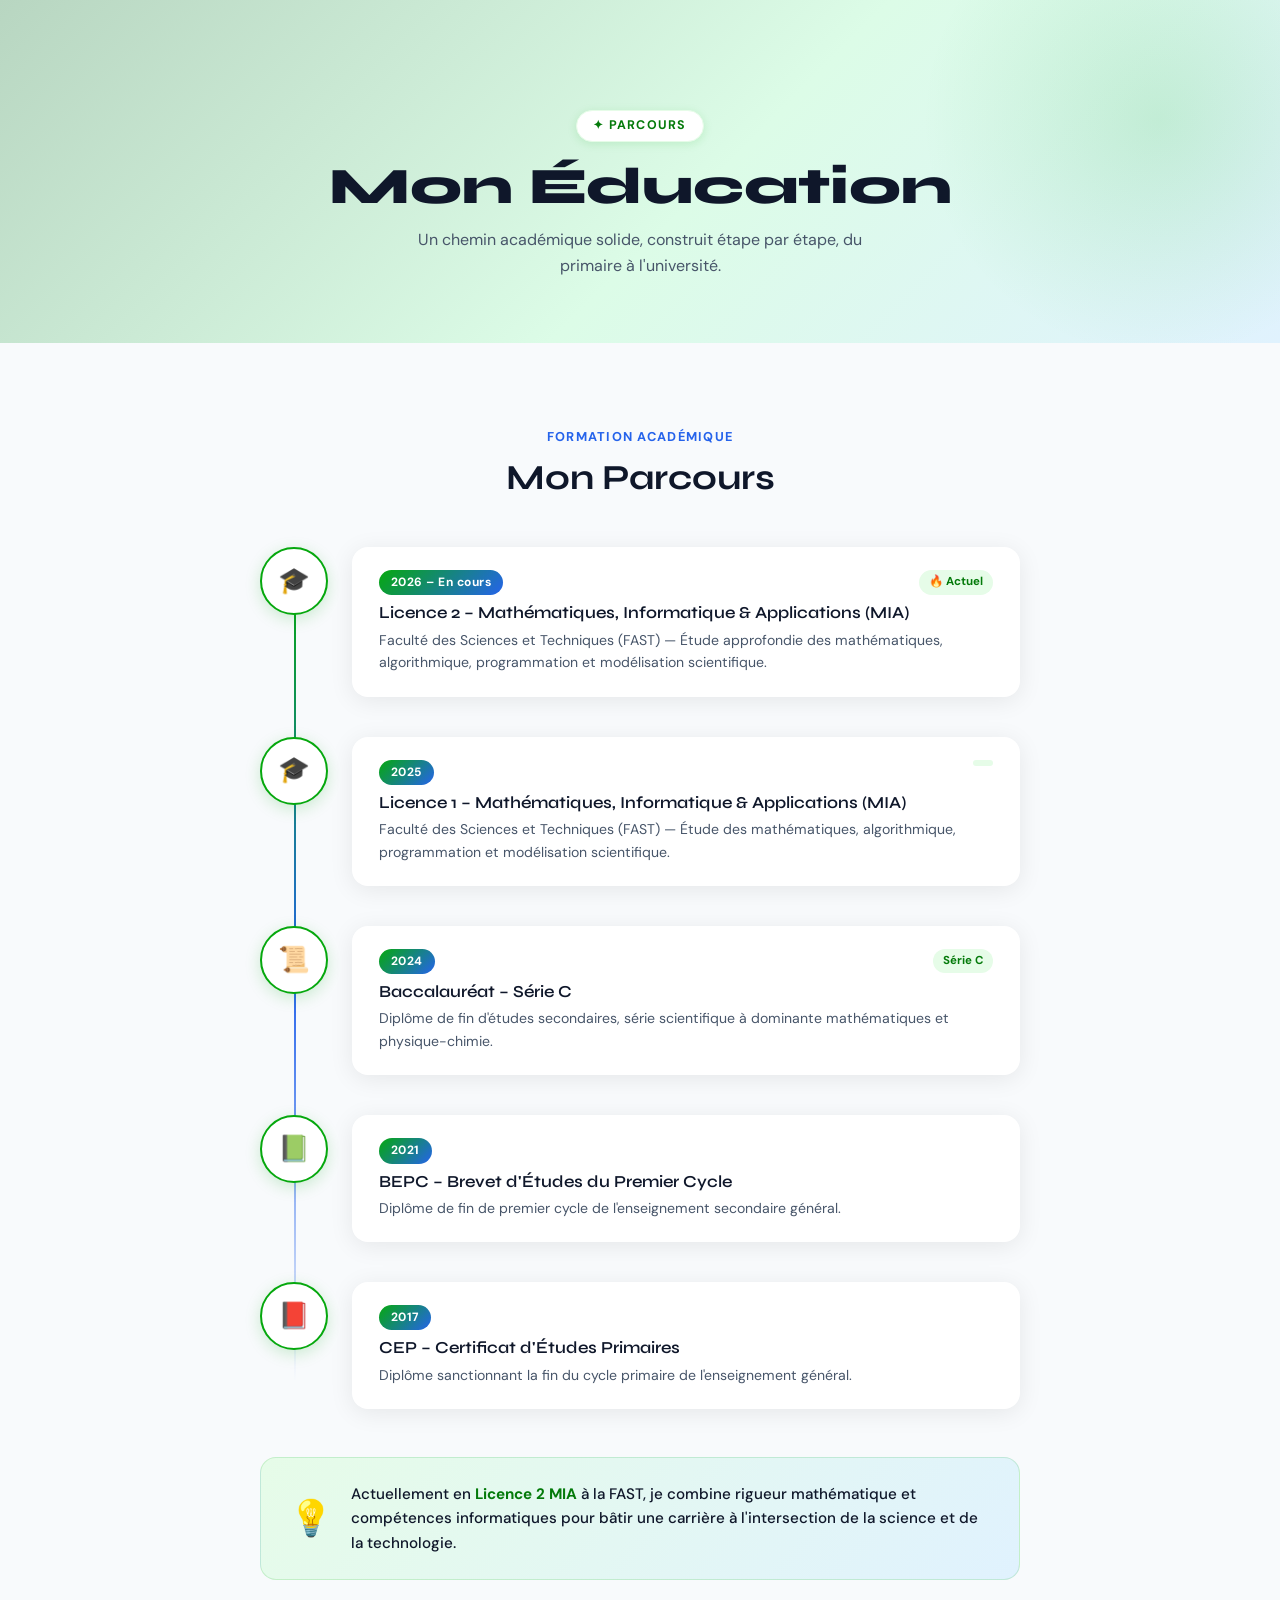
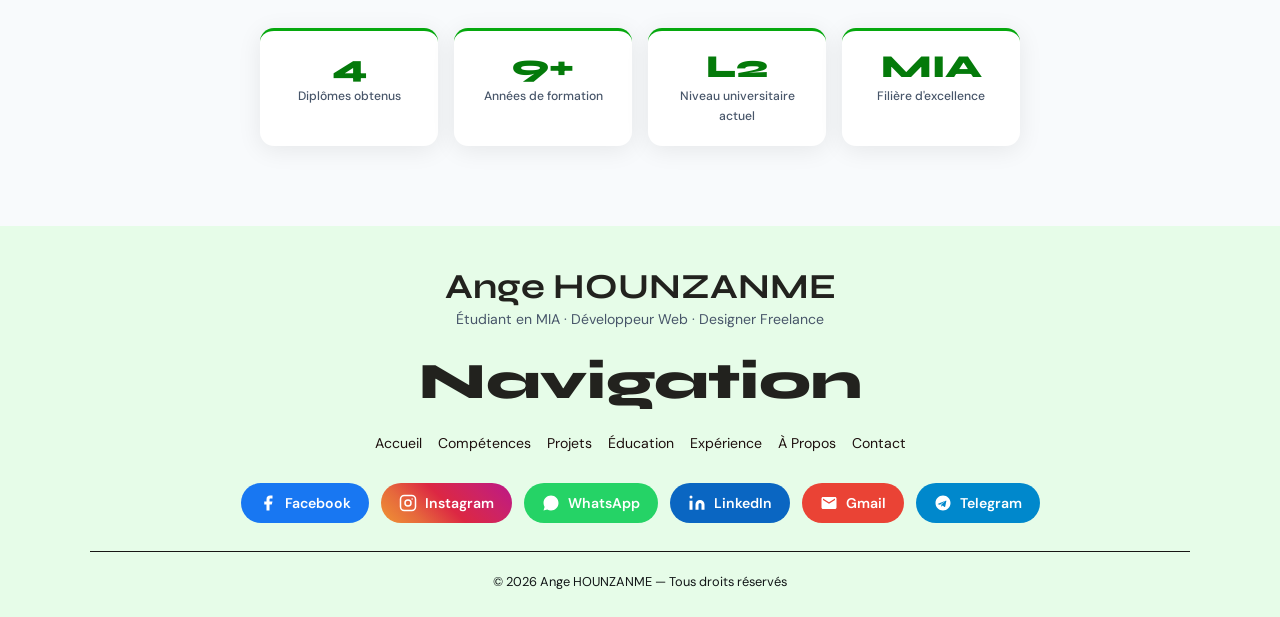
<file: education.html>
<!DOCTYPE html>
<html lang="fr">
<head>
    <meta charset="UTF-8">
    <meta name="viewport" content="width=device-width, initial-scale=1.0">
    <title>Éducation – Ange HOUNZANME</title>
    <link rel="stylesheet" href="style.css">
    <link href="https://fonts.googleapis.com/css2?family=Syne:wght@400;700;800&family=DM+Sans:wght@400;500;600&display=swap" rel="stylesheet">
</head>
<body>

    <div class="page-hero">
        <div class="page-hero-tag">✦ Parcours</div>
        <h1>Mon Éducation</h1>
        <p>Un chemin académique solide, construit étape par étape, du primaire à l'université.</p>
    </div>
    <section class="edu-section">
        <div class="container">
            <div class="section-header">
                <span class="section-tag">Formation Académique</span>
                <h2>Mon Parcours</h2>
            </div>

            <div class="timeline-enhanced">
                
                <div class="timeline-item-enhanced">
                    <div class="timeline-dot-enhanced">🎓</div>
                    <div class="timeline-card">
                        <div class="tcard-top">
                            <span class="tcard-date">2026 – En cours</span>
                            <span class="tcard-badge">🔥 Actuel</span>
                        </div>
                        <h3>Licence 2 – Mathématiques, Informatique & Applications (MIA)</h3>
                        <p>Faculté des Sciences et Techniques (FAST) — Étude approfondie des mathématiques, algorithmique, programmation et modélisation scientifique.</p>
                    </div>
                </div>


                <div class="timeline-item-enhanced">
                    <div class="timeline-dot-enhanced">🎓</div>
                    <div class="timeline-card">
                        <div class="tcard-top">
                            <span class="tcard-date">2025</span>
                            <span class="tcard-badge"></span>
                        </div>
                        <h3>Licence 1 – Mathématiques, Informatique & Applications (MIA)</h3>
                        <p>Faculté des Sciences et Techniques (FAST) — Étude des mathématiques, algorithmique, programmation et modélisation scientifique.</p>
                    </div>
                </div>

                <div class="timeline-item-enhanced">
                    <div class="timeline-dot-enhanced">📜</div>
                    <div class="timeline-card">
                        <div class="tcard-top">
                            <span class="tcard-date">2024</span>
                            <span class="tcard-badge">Série C</span>
                        </div>
                        <h3>Baccalauréat – Série C</h3>
                        <p>Diplôme de fin d'études secondaires, série scientifique à dominante mathématiques et physique-chimie.</p>
                    </div>
                </div>

                <div class="timeline-item-enhanced">
                    <div class="timeline-dot-enhanced">📗</div>
                    <div class="timeline-card">
                        <div class="tcard-top">
                            <span class="tcard-date">2021</span>
                        </div>
                        <h3>BEPC – Brevet d'Études du Premier Cycle</h3>
                        <p>Diplôme de fin de premier cycle de l'enseignement secondaire général.</p>
                    </div>
                </div>

                <div class="timeline-item-enhanced">
                    <div class="timeline-dot-enhanced">📕</div>
                    <div class="timeline-card">
                        <div class="tcard-top">
                            <span class="tcard-date">2017</span>
                        </div>
                        <h3>CEP – Certificat d'Études Primaires</h3>
                        <p>Diplôme sanctionnant la fin du cycle primaire de l'enseignement général.</p>
                    </div>
                </div>

            </div>

            <div class="edu-highlight" style="margin-top: 48px;">
                <div class="edu-highlight-icon">💡</div>
                <p>Actuellement en <strong>Licence 2 MIA</strong> à la FAST, je combine rigueur mathématique et compétences informatiques pour bâtir une carrière à l'intersection de la science et de la technologie.</p>
            </div>

            <div class="edu-stats">
                <div class="edu-stat">
                    <div class="edu-stat-num">4</div>
                    <div class="edu-stat-label">Diplômes obtenus</div>
                </div>
                <div class="edu-stat">
                    <div class="edu-stat-num">9+</div>
                    <div class="edu-stat-label">Années de formation</div>
                </div>
                <div class="edu-stat">
                    <div class="edu-stat-num">L2</div>
                    <div class="edu-stat-label">Niveau universitaire actuel</div>
                </div>
                <div class="edu-stat">
                    <div class="edu-stat-num">MIA</div>
                    <div class="edu-stat-label">Filière d'excellence</div>
                </div>
            </div>

        </div>
    </section>

<footer>
    <div class="footer-content">
        <div class="footer-brand">
            <h2>Ange HOUNZANME</h2>
            <p>Étudiant en MIA · Développeur Web · Designer Freelance</p>
        </div>
        <h1>Navigation</h1>
        <nav class="footer-nav">
            <a href="index.html">Accueil</a>
            <a href="skills.html">Compétences</a>
            <a href="projets.html">Projets</a>
            <a href="education.html">Éducation</a>
            <a href="experience.html">Expérience</a>
            <a href="apropos.html">À Propos</a>
            <a href="contact.html">Contact</a>
        </nav>
        <div class="footer-social">
            <a href="https://facebook.com/TONPROFIL" target="_blank" class="social-btn facebook" title="Facebook">
                <svg viewBox="0 0 24 24" fill="currentColor"><path d="M18 2h-3a5 5 0 0 0-5 5v3H7v4h3v8h4v-8h3l1-4h-4V7a1 1 0 0 1 1-1h3z"/></svg>
                <span>Facebook</span>
            </a>
            <a href="https://instagram.com/TONPROFIL" target="_blank" class="social-btn instagram" title="Instagram">
                <svg viewBox="0 0 24 24" fill="none" stroke="currentColor" stroke-width="2"><rect x="2" y="2" width="20" height="20" rx="5" ry="5"/><circle cx="12" cy="12" r="4"/><circle cx="17.5" cy="6.5" r="1" fill="currentColor" stroke="none"/></svg>
                <span>Instagram</span>
            </a>
            <a href="https://wa.me/2290157300414" target="_blank" class="social-btn whatsapp" title="WhatsApp">
                <svg viewBox="0 0 24 24" fill="currentColor"><path d="M17.472 14.382c-.297-.149-1.758-.867-2.03-.967-.273-.099-.471-.148-.67.15-.197.297-.767.966-.94 1.164-.173.199-.347.223-.644.075-.297-.15-1.255-.463-2.39-1.475-.883-.788-1.48-1.761-1.653-2.059-.173-.297-.018-.458.13-.606.134-.133.298-.347.446-.52.149-.174.198-.298.298-.497.099-.198.05-.371-.025-.52-.075-.149-.669-1.612-.916-2.207-.242-.579-.487-.5-.669-.51-.173-.008-.371-.01-.57-.01-.198 0-.52.074-.792.372-.272.297-1.04 1.016-1.04 2.479 0 1.462 1.065 2.875 1.213 3.074.149.198 2.096 3.2 5.077 4.487.709.306 1.262.489 1.694.625.712.227 1.36.195 1.871.118.571-.085 1.758-.719 2.006-1.413.248-.694.248-1.289.173-1.413-.074-.124-.272-.198-.57-.347zM12 2C6.477 2 2 6.477 2 12c0 1.89.525 3.66 1.438 5.168L2 22l4.985-1.41A9.956 9.956 0 0 0 12 22c5.523 0 10-4.477 10-10S17.523 2 12 2z"/></svg>
                <span>WhatsApp</span>
            </a>
            <a href="https://linkedin.com/in/TONPROFIL" target="_blank" class="social-btn linkedin" title="LinkedIn">
                <svg viewBox="0 0 24 24" fill="currentColor"><path d="M16 8a6 6 0 0 1 6 6v7h-4v-7a2 2 0 0 0-2-2 2 2 0 0 0-2 2v7h-4v-7a6 6 0 0 1 6-6z"/><rect x="2" y="9" width="4" height="12"/><circle cx="4" cy="4" r="2"/></svg>
                <span>LinkedIn</span>
            </a>
            <a href="mailto:angehounzanme@gmail.com" class="social-btn gmail" title="Gmail">
                <svg viewBox="0 0 24 24" fill="currentColor"><path d="M20 4H4c-1.1 0-2 .9-2 2v12c0 1.1.9 2 2 2h16c1.1 0 2-.9 2-2V6c0-1.1-.9-2-2-2zm0 4-8 5-8-5V6l8 5 8-5v2z"/></svg>
                <span>Gmail</span>
            </a>
            <a href="https://t.me/@ange12300" target="_blank" class="social-btn telegram" title="Telegram">
                <svg viewBox="0 0 24 24" fill="currentColor"><path d="M12 2C6.48 2 2 6.48 2 12s4.48 10 10 10 10-4.48 10-10S17.52 2 12 2zm4.64 6.8-1.7 8.02c-.12.55-.46.68-.93.42l-2.58-1.9-1.24 1.2c-.14.14-.26.26-.53.26l.19-2.66 4.84-4.37c.21-.19-.05-.29-.32-.1L7.9 14.49l-2.53-.79c-.55-.17-.56-.55.12-.82l9.89-3.81c.46-.17.86.11.26.73z"/></svg>
                <span>Telegram</span>
            </a>
        </div>
        <p class="footer-copy">© 2026 Ange HOUNZANME — Tous droits réservés</p>
    </div>
</footer>
</body>
</html>
</file>
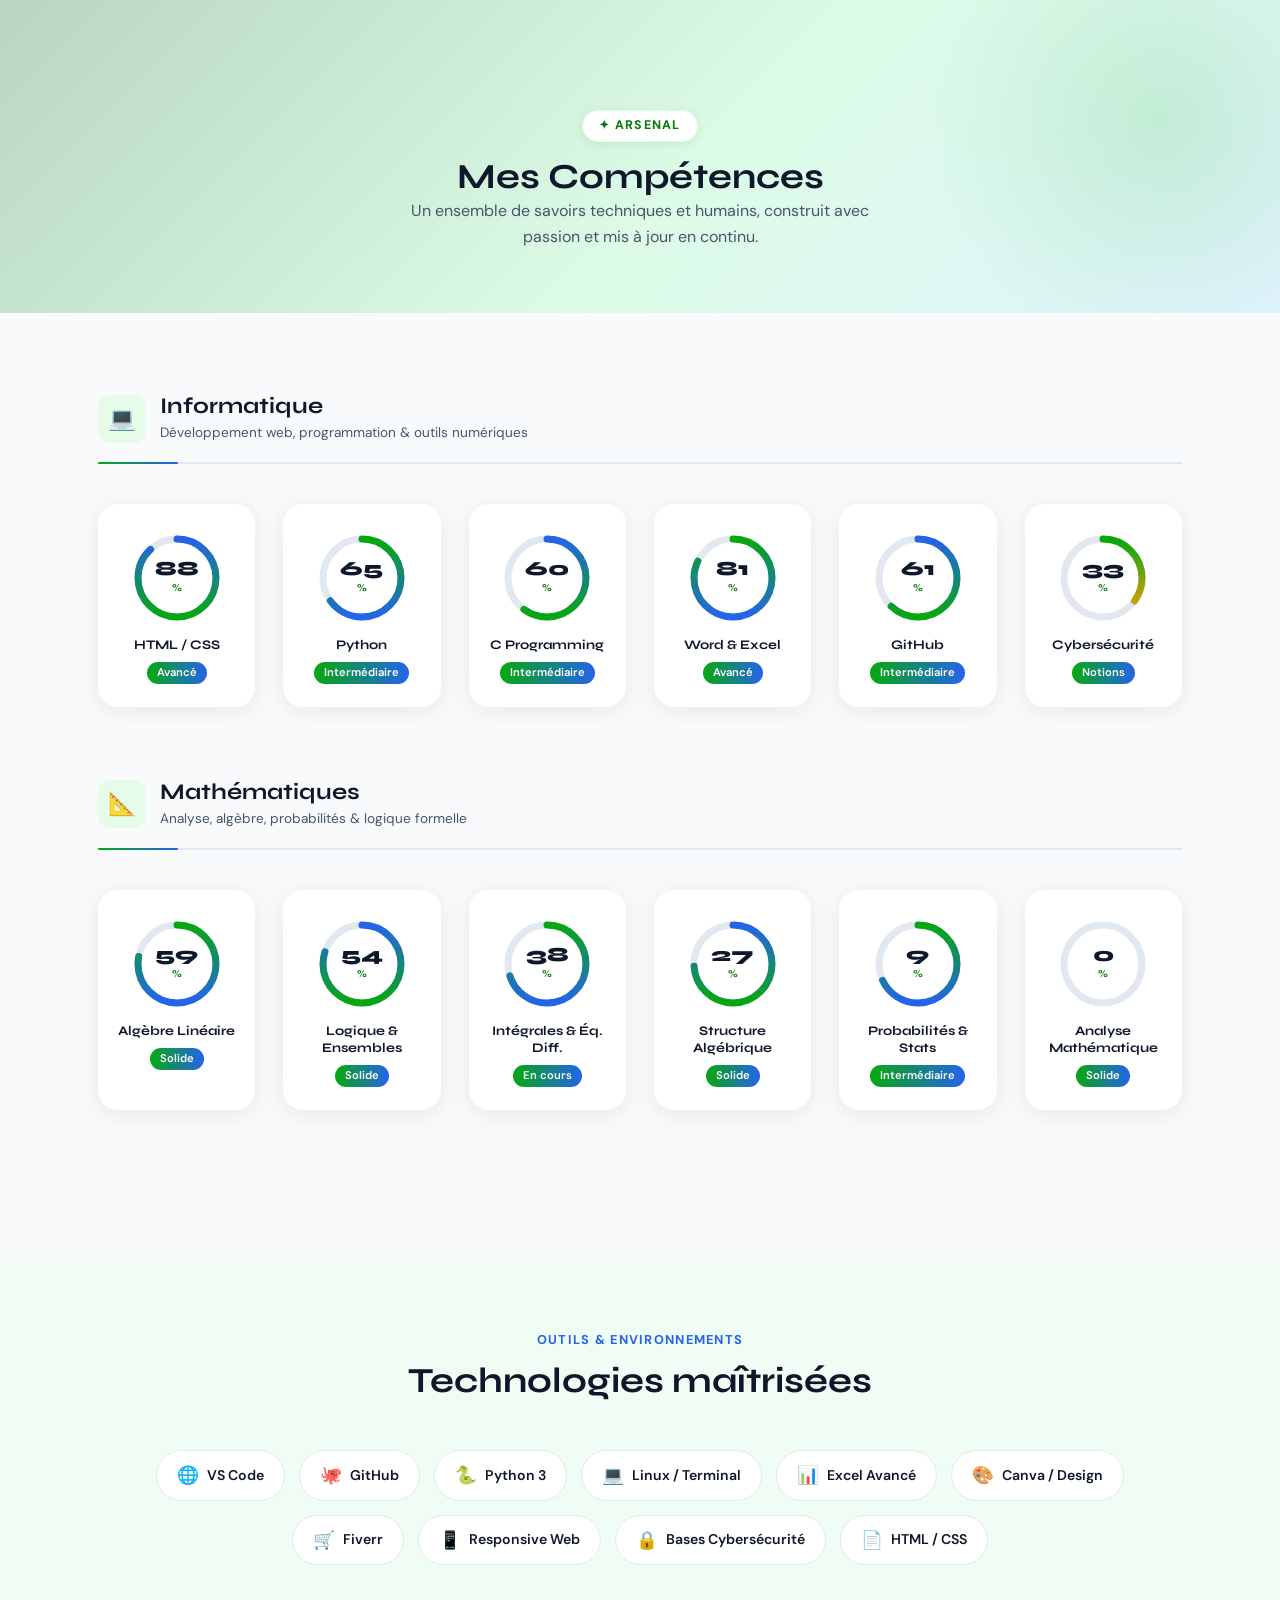
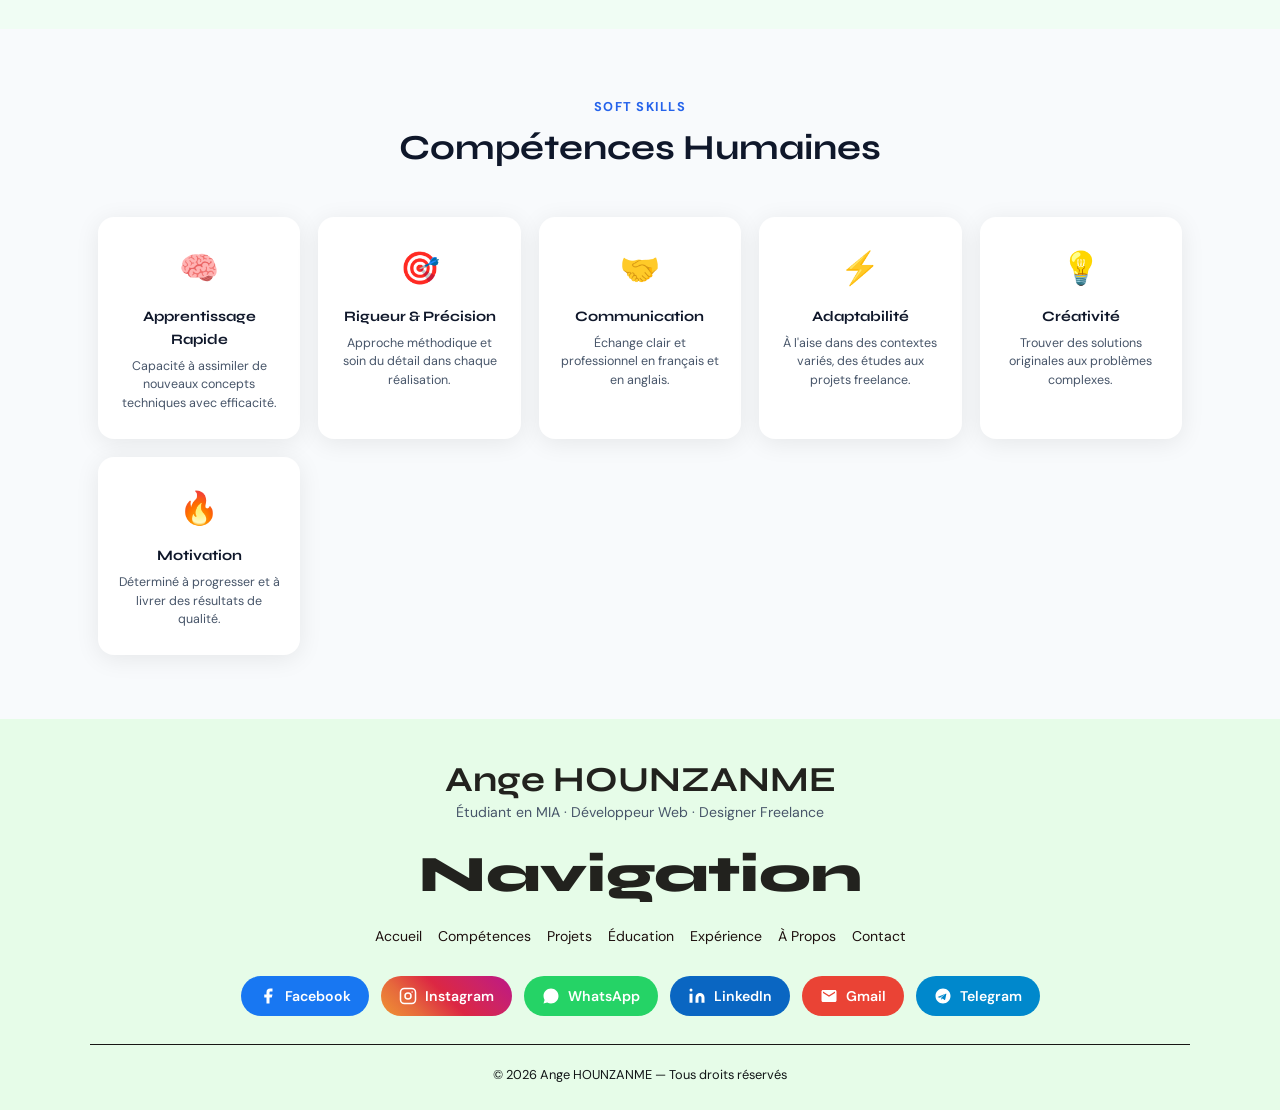
<file: skills.html>
<!DOCTYPE html>
<html lang="fr">
<head>
    <meta charset="UTF-8">
    <meta name="viewport" content="width=device-width, initial-scale=1.0">
    <title>Compétences – Ange HOUNZANME</title>
    <link rel="stylesheet" href="style.css">
    <link href="https://fonts.googleapis.com/css2?family=Syne:wght@400;700;800&family=DM+Sans:wght@400;500;600&display=swap" rel="stylesheet">
</head>
<body>

    <div class="page-hero">
        <div class="page-hero-tag">✦ Arsenal</div>
        <h2>Mes Compétences</h2>
        <p>Un ensemble de savoirs techniques et humains, construit avec passion et mis à jour en continu.</p>
    </div>

    <svg width="0" height="0" style="position:absolute">
        <defs>
            <linearGradient id="grad-green" x1="0%" y1="0%" x2="100%" y2="0%">
                <stop offset="0%" stop-color="#06a80e"/>
                <stop offset="100%" stop-color="#2563eb"/>
            </linearGradient>
            <linearGradient id="grad-blue" x1="0%" y1="0%" x2="100%" y2="0%">
                <stop offset="0%" stop-color="#2563eb"/>
                <stop offset="100%" stop-color="#06a80e"/>
            </linearGradient>
            <linearGradient id="grad-orange" x1="0%" y1="0%" x2="100%" y2="0%">
                <stop offset="0%" stop-color="#f59e0b"/>
                <stop offset="100%" stop-color="#06a80e"/>
            </linearGradient>
        </defs>
    </svg>

    <section class="skills-section">
        <div class="container">

            <div class="skills-category">
                <div class="category-header">
                    <div class="category-icon-box">💻</div>
                    <div>
                        <h2>Informatique</h2>
                        <p>Développement web, programmation & outils numériques</p>
                    </div>
                </div>
                <div class="circles-grid">

                    <div class="skill-circle-card">
                        <div class="circle-svg-wrap">
                            <svg viewBox="0 0 90 90"><circle class="circle-track" cx="45" cy="45" r="39"/><circle class="circle-fill green" cx="45" cy="45" r="39" data-pct="88"/></svg>
                            <div class="circle-pct-text">
                                <span class="circle-pct-num" data-target="88">0</span>
                                <span class="circle-pct-sym">%</span>
                            </div>
                        </div>
                        <div class="skill-circle-name">HTML / CSS</div>
                        <div class="skill-circle-level">Avancé</div>
                    </div>

                    <div class="skill-circle-card">
                        <div class="circle-svg-wrap">
                            <svg viewBox="0 0 90 90"><circle class="circle-track" cx="45" cy="45" r="39"/><circle class="circle-fill blue" cx="45" cy="45" r="39" data-pct="65"/></svg>
                            <div class="circle-pct-text">
                                <span class="circle-pct-num" data-target="65">0</span>
                                <span class="circle-pct-sym">%</span>
                            </div>
                        </div>
                        <div class="skill-circle-name">Python</div>
                        <div class="skill-circle-level">Intermédiaire</div>
                    </div>

                    <div class="skill-circle-card">
                        <div class="circle-svg-wrap">
                            <svg viewBox="0 0 90 90"><circle class="circle-track" cx="45" cy="45" r="39"/><circle class="circle-fill green" cx="45" cy="45" r="39" data-pct="60"/></svg>
                            <div class="circle-pct-text">
                                <span class="circle-pct-num" data-target="60">0</span>
                                <span class="circle-pct-sym">%</span>
                            </div>
                        </div>
                        <div class="skill-circle-name">C Programming</div>
                        <div class="skill-circle-level">Intermédiaire</div>
                    </div>

                    <div class="skill-circle-card">
                        <div class="circle-svg-wrap">
                            <svg viewBox="0 0 90 90"><circle class="circle-track" cx="45" cy="45" r="39"/><circle class="circle-fill blue" cx="45" cy="45" r="39" data-pct="82"/></svg>
                            <div class="circle-pct-text">
                                <span class="circle-pct-num" data-target="82">0</span>
                                <span class="circle-pct-sym">%</span>
                            </div>
                        </div>
                        <div class="skill-circle-name">Word & Excel</div>
                        <div class="skill-circle-level">Avancé</div>
                    </div>

                    <div class="skill-circle-card">
                        <div class="circle-svg-wrap">
                            <svg viewBox="0 0 90 90"><circle class="circle-track" cx="45" cy="45" r="39"/><circle class="circle-fill green" cx="45" cy="45" r="39" data-pct="62"/></svg>
                            <div class="circle-pct-text">
                                <span class="circle-pct-num" data-target="62">0</span>
                                <span class="circle-pct-sym">%</span>
                            </div>
                        </div>
                        <div class="skill-circle-name">GitHub</div>
                        <div class="skill-circle-level">Intermédiaire</div>
                    </div>

                    <div class="skill-circle-card">
                        <div class="circle-svg-wrap">
                            <svg viewBox="0 0 90 90"><circle class="circle-track" cx="45" cy="45" r="39"/><circle class="circle-fill orange" cx="45" cy="45" r="39" data-pct="35"/></svg>
                            <div class="circle-pct-text">
                                <span class="circle-pct-num" data-target="35">0</span>
                                <span class="circle-pct-sym">%</span>
                            </div>
                        </div>
                        <div class="skill-circle-name">Cybersécurité</div>
                        <div class="skill-circle-level">Notions</div>
                    </div>

                </div>
            </div>

            <div class="skills-category">
                <div class="category-header">
                    <div class="category-icon-box">📐</div>
                    <div>
                        <h2>Mathématiques</h2>
                        <p>Analyse, algèbre, probabilités & logique formelle</p>
                    </div>
                </div>
                <div class="circles-grid">

                    <div class="skill-circle-card">
                        <div class="circle-svg-wrap">
                            <svg viewBox="0 0 90 90"><circle class="circle-track" cx="45" cy="45" r="39"/><circle class="circle-fill blue" cx="45" cy="45" r="39" data-pct="78"/></svg>
                            <div class="circle-pct-text">
                                <span class="circle-pct-num" data-target="78">0</span>
                                <span class="circle-pct-sym">%</span>
                            </div>
                        </div>
                        <div class="skill-circle-name">Algèbre Linéaire</div>
                        <div class="skill-circle-level">Solide</div>
                    </div>

                    <div class="skill-circle-card">
                        <div class="circle-svg-wrap">
                            <svg viewBox="0 0 90 90"><circle class="circle-track" cx="45" cy="45" r="39"/><circle class="circle-fill green" cx="45" cy="45" r="39" data-pct="80"/></svg>
                            <div class="circle-pct-text">
                                <span class="circle-pct-num" data-target="80">0</span>
                                <span class="circle-pct-sym">%</span>
                            </div>
                        </div>
                        <div class="skill-circle-name">Logique & Ensembles</div>
                        <div class="skill-circle-level">Solide</div>
                    </div>

                    <div class="skill-circle-card">
                        <div class="circle-svg-wrap">
                            <svg viewBox="0 0 90 90"><circle class="circle-track" cx="45" cy="45" r="39"/><circle class="circle-fill blue" cx="45" cy="45" r="39" data-pct="70"/></svg>
                            <div class="circle-pct-text">
                                <span class="circle-pct-num" data-target="70">0</span>
                                <span class="circle-pct-sym">%</span>
                            </div>
                        </div>
                        <div class="skill-circle-name">Intégrales & Éq. Diff.</div>
                        <div class="skill-circle-level">En cours</div>
                    </div>

                    <div class="skill-circle-card">
                        <div class="circle-svg-wrap">
                            <svg viewBox="0 0 90 90"><circle class="circle-track" cx="45" cy="45" r="39"/><circle class="circle-fill green" cx="45" cy="45" r="39" data-pct="74"/></svg>
                            <div class="circle-pct-text">
                                <span class="circle-pct-num" data-target="74">0</span>
                                <span class="circle-pct-sym">%</span>
                            </div>
                        </div>
                        <div class="skill-circle-name">Structure Algébrique</div>
                        <div class="skill-circle-level">Solide</div>
                    </div>

                    <div class="skill-circle-card">
                        <div class="circle-svg-wrap">
                            <svg viewBox="0 0 90 90"><circle class="circle-track" cx="45" cy="45" r="39"/><circle class="circle-fill blue" cx="45" cy="45" r="39" data-pct="68"/></svg>
                            <div class="circle-pct-text">
                                <span class="circle-pct-num" data-target="68">0</span>
                                <span class="circle-pct-sym">%</span>
                            </div>
                        </div>
                        <div class="skill-circle-name">Probabilités & Stats</div>
                        <div class="skill-circle-level">Intermédiaire</div>
                    </div>

                    <div class="skill-circle-card">
                        <div class="circle-svg-wrap">
                            <svg viewBox="0 0 90 90"><circle class="circle-track" cx="45" cy="45" r="39"/><circle class="circle-fill green" cx="45" cy="45" r="39" data-pct="76"/></svg>
                            <div class="circle-pct-text">
                                <span class="circle-pct-num" data-target="76">0</span>
                                <span class="circle-pct-sym">%</span>
                            </div>
                        </div>
                        <div class="skill-circle-name">Analyse Mathématique</div>
                        <div class="skill-circle-level">Solide</div>
                    </div>

                </div>
            </div>

        </div>
    </section>
    <section class="tools-section">
        <div class="container">
            <div class="section-header">
                <span class="section-tag">Outils & Environnements</span>
                <h2>Technologies maîtrisées</h2>
            </div>
            <div class="tools-grid">
                <div class="tool-pill"><span class="tool-icon">🌐</span> VS Code</div>
                <div class="tool-pill"><span class="tool-icon">🐙</span> GitHub</div>
                <div class="tool-pill"><span class="tool-icon">🐍</span> Python 3</div>
                <div class="tool-pill"><span class="tool-icon">💻</span> Linux / Terminal</div>
                <div class="tool-pill"><span class="tool-icon">📊</span> Excel Avancé</div>
                <div class="tool-pill"><span class="tool-icon">🎨</span> Canva / Design</div>
                <div class="tool-pill"><span class="tool-icon">🛒</span> Fiverr</div>
                <div class="tool-pill"><span class="tool-icon">📱</span> Responsive Web</div>
                <div class="tool-pill"><span class="tool-icon">🔒</span> Bases Cybersécurité</div>
                <div class="tool-pill"><span class="tool-icon">📄</span> HTML / CSS</div>
            </div>
        </div>
    </section>
    <section class="soft-section">
        <div class="container">
            <div class="section-header">
                <span class="section-tag">Soft Skills</span>
                <h2>Compétences Humaines</h2>
            </div>
            <div class="soft-grid">
                <div class="soft-card">
                    <span class="soft-icon">🧠</span>
                    <h4>Apprentissage Rapide</h4>
                    <p>Capacité à assimiler de nouveaux concepts techniques avec efficacité.</p>
                </div>
                <div class="soft-card">
                    <span class="soft-icon">🎯</span>
                    <h4>Rigueur & Précision</h4>
                    <p>Approche méthodique et soin du détail dans chaque réalisation.</p>
                </div>
                <div class="soft-card">
                    <span class="soft-icon">🤝</span>
                    <h4>Communication</h4>
                    <p>Échange clair et professionnel en français et en anglais.</p>
                </div>
                <div class="soft-card">
                    <span class="soft-icon">⚡</span>
                    <h4>Adaptabilité</h4>
                    <p>À l'aise dans des contextes variés, des études aux projets freelance.</p>
                </div>
                <div class="soft-card">
                    <span class="soft-icon">💡</span>
                    <h4>Créativité</h4>
                    <p>Trouver des solutions originales aux problèmes complexes.</p>
                </div>
                <div class="soft-card">
                    <span class="soft-icon">🔥</span>
                    <h4>Motivation</h4>
                    <p>Déterminé à progresser et à livrer des résultats de qualité.</p>
                </div>
            </div>
        </div>
    </section>

<footer>
    <div class="footer-content">
        <div class="footer-brand">
            <h2>Ange HOUNZANME</h2>
            <p>Étudiant en MIA · Développeur Web · Designer Freelance</p>
        </div>
        <h1>Navigation</h1>
        <nav class="footer-nav">
            <a href="index.html">Accueil</a>
            <a href="skills.html">Compétences</a>
            <a href="projets.html">Projets</a>
            <a href="education.html">Éducation</a>
            <a href="experience.html">Expérience</a>
            <a href="apropos.html">À Propos</a>
            <a href="contact.html">Contact</a>
        </nav>
        <div class="footer-social">
            <a href="https://facebook.com/TONPROFIL" target="_blank" class="social-btn facebook" title="Facebook">
                <svg viewBox="0 0 24 24" fill="currentColor"><path d="M18 2h-3a5 5 0 0 0-5 5v3H7v4h3v8h4v-8h3l1-4h-4V7a1 1 0 0 1 1-1h3z"/></svg>
                <span>Facebook</span>
            </a>
            <a href="https://instagram.com/TONPROFIL" target="_blank" class="social-btn instagram" title="Instagram">
                <svg viewBox="0 0 24 24" fill="none" stroke="currentColor" stroke-width="2"><rect x="2" y="2" width="20" height="20" rx="5" ry="5"/><circle cx="12" cy="12" r="4"/><circle cx="17.5" cy="6.5" r="1" fill="currentColor" stroke="none"/></svg>
                <span>Instagram</span>
            </a>
            <a href="https://wa.me/2290157300414" target="_blank" class="social-btn whatsapp" title="WhatsApp">
                <svg viewBox="0 0 24 24" fill="currentColor"><path d="M17.472 14.382c-.297-.149-1.758-.867-2.03-.967-.273-.099-.471-.148-.67.15-.197.297-.767.966-.94 1.164-.173.199-.347.223-.644.075-.297-.15-1.255-.463-2.39-1.475-.883-.788-1.48-1.761-1.653-2.059-.173-.297-.018-.458.13-.606.134-.133.298-.347.446-.52.149-.174.198-.298.298-.497.099-.198.05-.371-.025-.52-.075-.149-.669-1.612-.916-2.207-.242-.579-.487-.5-.669-.51-.173-.008-.371-.01-.57-.01-.198 0-.52.074-.792.372-.272.297-1.04 1.016-1.04 2.479 0 1.462 1.065 2.875 1.213 3.074.149.198 2.096 3.2 5.077 4.487.709.306 1.262.489 1.694.625.712.227 1.36.195 1.871.118.571-.085 1.758-.719 2.006-1.413.248-.694.248-1.289.173-1.413-.074-.124-.272-.198-.57-.347zM12 2C6.477 2 2 6.477 2 12c0 1.89.525 3.66 1.438 5.168L2 22l4.985-1.41A9.956 9.956 0 0 0 12 22c5.523 0 10-4.477 10-10S17.523 2 12 2z"/></svg>
                <span>WhatsApp</span>
            </a>
            <a href="https://linkedin.com/in/TONPROFIL" target="_blank" class="social-btn linkedin" title="LinkedIn">
                <svg viewBox="0 0 24 24" fill="currentColor"><path d="M16 8a6 6 0 0 1 6 6v7h-4v-7a2 2 0 0 0-2-2 2 2 0 0 0-2 2v7h-4v-7a6 6 0 0 1 6-6z"/><rect x="2" y="9" width="4" height="12"/><circle cx="4" cy="4" r="2"/></svg>
                <span>LinkedIn</span>
            </a>
            <a href="mailto:angehounzanme@gmail.com" class="social-btn gmail" title="Gmail">
                <svg viewBox="0 0 24 24" fill="currentColor"><path d="M20 4H4c-1.1 0-2 .9-2 2v12c0 1.1.9 2 2 2h16c1.1 0 2-.9 2-2V6c0-1.1-.9-2-2-2zm0 4-8 5-8-5V6l8 5 8-5v2z"/></svg>
                <span>Gmail</span>
            </a>
            <a href="https://t.me/@ange12300" target="_blank" class="social-btn telegram" title="Telegram">
                <svg viewBox="0 0 24 24" fill="currentColor"><path d="M12 2C6.48 2 2 6.48 2 12s4.48 10 10 10 10-4.48 10-10S17.52 2 12 2zm4.64 6.8-1.7 8.02c-.12.55-.46.68-.93.42l-2.58-1.9-1.24 1.2c-.14.14-.26.26-.53.26l.19-2.66 4.84-4.37c.21-.19-.05-.29-.32-.1L7.9 14.49l-2.53-.79c-.55-.17-.56-.55.12-.82l9.89-3.81c.46-.17.86.11.26.73z"/></svg>
                <span>Telegram</span>
            </a>
        </div>
        <p class="footer-copy">© 2026 Ange HOUNZANME — Tous droits réservés</p>
    </div>
</footer>

<script>
    const CIRCUMFERENCE = 2 * Math.PI * 39; // ≈ 245.04

    function animateCircles(entries, observer) {
        entries.forEach(entry => {
            if (!entry.isIntersecting) return;

            const card = entry.target;
            const fills  = card.querySelectorAll('.circle-fill');
            const nums   = card.querySelectorAll('.circle-pct-num');

            fills.forEach((fill, i) => {
                const pct    = parseFloat(fill.getAttribute('data-pct'));
                const offset = CIRCUMFERENCE * (1 - pct / 100);
                const delay  = i * 120;

                setTimeout(() => {
                    fill.style.strokeDashoffset = offset;
                }, delay);
            });

            nums.forEach((num, i) => {
                const target = parseInt(num.getAttribute('data-target'));
                const delay  = i * 120;
                let start    = null;
                const duration = 1400;

                setTimeout(() => {
                    function step(ts) {
                        if (!start) start = ts;
                        const progress = Math.min((ts - start) / duration, 1);
                        // ease out
                        const ease = 1 - Math.pow(1 - progress, 3);
                        num.textContent = Math.round(ease * target);
                        if (progress < 1) requestAnimationFrame(step);
                    }
                    requestAnimationFrame(step);
                }, delay);
            });

            observer.unobserve(card);
        });
    }

    const observer = new IntersectionObserver(animateCircles, { threshold: 0.25 });

    document.querySelectorAll('.circles-grid').forEach(grid => observer.observe(grid));
</script>
</body>
</html>
</file>
<file: style.css>
:root {
    --green:      #06a80e;
    --green-dark: #047a0a;
    --green-light:#e6fce8;
    --ink:        #0f172a;
    --ink-soft:   #475569;
    --white:      #ffffff;
    --off-white:  #f8fafc;
    --alt-bg:     #f0fdf4;
    --border:     #e2e8f0;
    --accent:     #2563eb;
    --radius:     12px;
    --shadow:     0 4px 24px rgba(0,0,0,0.08);
    --shadow-lg:  0 12px 40px rgba(0,0,0,0.14);
    --font-head:  'Syne', sans-serif;
    --font-body:  'DM Sans', sans-serif;
}

*, *::before, *::after { box-sizing: border-box; margin: 0; padding: 0; }

html { scroll-behavior: smooth; }

body {
    font-family: var(--font-body);
    background: var(--off-white);
    color: var(--ink);
    line-height: 1.6;
    overflow-x: hidden;
}

h1, h2, h3 { font-family: var(--font-head); line-height: 1.2; }
h1 { font-size: clamp(2rem, 6vw, 3.2rem); font-weight: 800; }
h2 { font-size: clamp(1.5rem, 4vw, 2.2rem); font-weight: 700; }
h3 { font-size: 1.1rem; font-weight: 600; }
p  { color: var(--ink-soft); font-size: 1rem; }

a { text-decoration: none; color: inherit; }

img { max-width: 100%; display: block; }

.container {
    width: 92%;
    max-width: 1100px;
    margin: 0 auto;
    padding: 0 8px;
}

.navbar {
    position: fixed;
    top: 0; left: 0; right: 0;
    z-index: 1000;
    background: var(--green);
    display: flex;
    align-items: center;
    justify-content: space-between;
    padding: 14px 20px;
    transition: background 0.3s, box-shadow 0.3s;
}
.navbar.scrolled {
    background: var(--green);
    box-shadow: 0 2px 16px rgba(1, 94, 17, 0.664);
}

.logo {
    font-family: var(--font-head);
    font-size: 1.8rem;
    font-weight: 2000;
    color: var(--white);
    background: rgba(190, 183, 183, 0.507);
    padding: 4px 12px;
    border-radius: 6px;
}
.nav-links {
    list-style: none;
    display: flex;
    gap: 6px;
    align-items: center;
}
.nav-links li a {
    color: var(--shadow-lg);
    font-size: 0.9rem;
    font-weight: 500;
    padding: 6px 12px;
    border-radius: 6px;
    transition: background 0.2s;
}
.nav-links li a:hover {
    background: rgba(3, 13, 156, 0.2);
}

.menu-toggle {
    display: none;
    flex-direction: column;
    justify-content: center;
    gap: 5px;
    cursor: pointer;
    padding: 6px;
    margin-left: auto;
}
.menu-toggle span {
    display: block;
    width: 26px;
    height: 2px;
    background: var(--white);
    border-radius: 2px;
    transition: transform 0.3s, opacity 0.3s;
}
 
.menu-toggle.open span:nth-child(1) { transform: translateY(7.5px) rotate(45deg); }
.menu-toggle.open span:nth-child(2) { opacity: 0; }
.menu-toggle.open span:nth-child(3) { transform: translateY(-7.5px) rotate(-45deg); }

@media (max-width: 768px) {
    .menu-toggle { display: block; }

    .nav-links {
        display: none;
        flex-direction: column;
        align-items: stretch;
        position: absolute;
        top: 100%;
        left: 0; right: 0;
        background: var(--off-white);
        padding: 16px 20px 20px;
        gap: 4px;
        box-shadow: 0 8px 20px rgba(23, 14, 107, 0.15);
    }
    .nav-links.active { display: flex; }
    .nav-links li a {
        display: block;
        padding: 10px 14px;
        font-size: 1rem;
    }
}

.hero {
    min-height: 100vh;
    padding: 100px 0 60px;
    background: linear-gradient(135deg, #b8d6c1 0%, #dcfce7 50%, #e0f2fe 100%);
    position: relative;
    overflow: hidden;
    display: flex;
    flex-direction: column;
    justify-content: center;
}

.hero-bg-shape {
    position: absolute;
    top: -100px; right: -100px;
    width: 500px; height: 500px;
    background: radial-gradient(circle, rgba(35, 133, 51, 0.12) 0%, transparent 70%);
    border-radius: 50%;
    pointer-events: none;
}

.hero-content {
    display: flex;
    flex-direction: column;
    align-items: center;
    gap: 32px;
    width: 92%;
    max-width: 1100px;
    margin: 0 auto;
    text-align: center;
}

.hero-photo {
    position: relative;
    width: 500px; height: 750px;
    flex-shrink: 0;
}
.hero-photo img {
    width: 100%; height: 100%;
    object-fit: cover;
    
    box-shadow: var(--shadow-lg);
}
.photo-placeholder {
    display: none;
    width: 100%; height: 100%;
    background: var(--green);
    color: var(--white);
    border-radius: 50%;
    font-family: var(--font-head);
    font-size: 2.5rem;
    font-weight: 800;
    align-items: center;
    justify-content: center;
    border: 4px solid var(--white);
    box-shadow: var(--shadow-lg);
}
.hero-photo.no-photo .photo-placeholder { display: flex; }
.hero-photo.no-photo img { display: none !important; }

.hero-tag {
    display: inline-block;
    background: var(--green-light);
    color: var(--green-dark);
    font-size: 0.85rem;
    font-weight: 600;
    padding: 5px 14px;
    border-radius: 20px;
    margin-bottom: 8px;
    letter-spacing: 0.03em;
}
.hero-text h1 { color: var(--ink); }
.hero-text h1 .accent { color: var(--green-dark); }
.hero-text h2 {
    font-size: clamp(1rem, 3.5vw, 1.3rem);
    font-weight: 500;
    color: var(--ink-soft);
    margin: 8px 0 16px;
}
.hero-text h2 mark {
    background: linear-gradient(135deg, #bda938, #86efac);
    padding: 2px 8px;
    border-radius: 4px;
    color: var(--ink);
}
.hero-text p { max-width: 600px; margin: 0 auto 24px; }

.hero-btns { display: flex; gap: 12px; flex-wrap: wrap; justify-content: center; }

.tech-strip {
    display: flex;
    flex-wrap: wrap;
    justify-content: center;
    gap: 10px;
    width: 92%;
    max-width: 800px;
    margin: 40px auto 0;
}
.tech-strip span {
    background: var(--white);
    color: var(--green-dark);
    border: 1.5px solid var(--green);
    padding: 6px 16px;
    border-radius: 20px;
    font-size: 0.85rem;
    font-weight: 600;
    box-shadow: 0 2px 8px rgba(6,168,14,0.1);
}

.btn {
    display: inline-block;
    padding: 11px 24px;
    border-radius: 8px;
    font-family: var(--font-body);
    font-size: 0.95rem;
    font-weight: 600;
    cursor: pointer;
    transition: transform 0.2s, box-shadow 0.2s, background 0.2s;
    border: 2px solid transparent;
}
.btn:hover { transform: translateY(-2px); box-shadow: 0 6px 20px rgba(0,0,0,0.12); }
.btn-primary { background: var(--green); color: var(--white); border-color: var(--green); }
.btn-primary:hover { background: var(--green-dark); border-color: var(--green-dark); }
.btn-outline { background: transparent; color: var(--green-dark); border-color: var(--green); }
.btn-outline:hover { background: var(--green); color: var(--white); }
.btn-sm { padding: 8px 18px; font-size: 0.85rem; }
.btn-full { width: 100%; text-align: center; }


.section { padding: 72px 0; }
.section-alt { background: var(--alt-bg); }

.section-header {
    text-align: center;
    margin-bottom: 48px;
}
.section-tag {
    display: inline-block;
    font-size: 0.8rem;
    font-weight: 700;
    color: var(--accent);
    text-transform: uppercase;
    letter-spacing: 0.1em;
    margin-bottom: 10px;
}
.section-header h2 { color: var(--ink); }


.skills-grid {
    display: grid;
    grid-template-columns: repeat(auto-fit, minmax(280px, 1fr));
    gap: 24px;
}
.skill-card {
    background: var(--white);
    border-radius: var(--radius);
    padding: 28px 24px;
    box-shadow: var(--shadow);
    transition: transform 0.3s, box-shadow 0.3s;
    opacity: 1;
    transform: translateY(20px);
}
.skill-card.visible { opacity: 1; transform: translateY(0); transition: opacity 0.5s, transform 0.5s; }
.skill-card:hover { transform: translateY(-6px); box-shadow: var(--shadow-lg); }

.skill-icon { font-size: 2.2rem; margin-bottom: 12px; }
.skill-card h3 { margin-bottom: 16px; color: var(--ink); }
.skill-card ul { list-style: none; }
.skill-card ul li {
    padding: 7px 0;
    color: var(--ink-soft);
    font-size: 0.95rem;
    border-bottom: 1px solid var(--border);
    display: flex;
    align-items: center;
    gap: 8px;
}
.skill-card ul li:last-child { border-bottom: none; }
.bullet { color: var(--green); font-size: 0.8rem; }


.projects-grid {
    display: grid;
    grid-template-columns: repeat(auto-fit, minmax(300px, 1fr));
    gap: 24px;
}
.project-card {
    background: var(--white);
    border-radius: var(--radius);
    overflow: hidden;
    box-shadow: var(--shadow);
    transition: transform 0.3s, box-shadow 0.3s;
    opacity: 1;
    transform: translateY(20px);
}
.project-card.visible { opacity: 1; transform: translateY(0); transition: opacity 0.5s, transform 0.5s; }
.project-card:hover { transform: translateY(-6px); box-shadow: var(--shadow-lg); }

.project-img {
    position: relative;
    height: 200px;
    background: linear-gradient(135deg, #bbf7d0, #86efac);
    display: flex;
    align-items: center;
    justify-content: center;
    overflow: hidden;
}
.project-img img { width: 100%; height: 100%; object-fit: cover; }
.project-img-placeholder { font-size: 4rem; }

.project-info { padding: 20px; }
.project-info h3 { margin-bottom: 8px; }
.project-info p { font-size: 0.9rem; margin-bottom: 16px; }
.project-tags { display: flex; flex-wrap: wrap; gap: 6px; margin-bottom: 16px; }
.project-tags span {
    background: var(--green-light);
    color: var(--green-dark);
    font-size: 0.75rem;
    font-weight: 600;
    padding: 3px 10px;
    border-radius: 20px;
}


.timeline {
    position: relative;
    max-width: 700px;
    margin: 0 auto;
}
.timeline::before {
    content: '';
    position: absolute;
    left: 28px;
    top: 0; bottom: 0;
    width: 2px;
    background: linear-gradient(to bottom, var(--green), transparent);
}
.timeline-item {
    display: flex;
    gap: 20px;
    margin-bottom: 32px;
    opacity: 1;
    transform: translateX(-20px);
}
.timeline-item.visible { opacity: 1; transform: translateX(0); transition: opacity 0.5s, transform 0.5s; }

.timeline-dot {
    width: 56px; height: 56px;
    min-width: 56px;
    background: var(--white);
    border: 2px solid var(--green);
    border-radius: 50%;
    display: flex;
    align-items: center;
    justify-content: center;
    font-size: 1.3rem;
    box-shadow: var(--shadow);
    z-index: 1;
}
.timeline-content {
    background: var(--white);
    border-radius: var(--radius);
    padding: 16px 20px;
    flex: 1;
    box-shadow: var(--shadow);
}
.timeline-date {
    font-size: 0.8rem;
    font-weight: 700;
    color: var(--green-dark);
    text-transform: uppercase;
    letter-spacing: 0.05em;
    display: block;
    margin-bottom: 4px;
}
.timeline-content h3 { font-size: 1rem; margin-bottom: 4px; }
.timeline-content p { font-size: 0.88rem; }


.contact-wrapper {
    display: grid;
    grid-template-columns: 1fr;
    gap: 32px;
    max-width: 800px;
    margin: 0 auto;
}
@media (min-width: 700px) {
    .contact-wrapper { grid-template-columns: 1fr 1.5fr; }
}

.contact-info p { margin-bottom: 24px; }
.contact-details { display: flex; flex-direction: column; gap: 12px; }
.contact-item {
    background: var(--white);
    border-radius: 8px;
    padding: 10px 14px;
    font-size: 0.9rem;
    font-weight: 500;
    color: var(--ink);
    box-shadow: var(--shadow);
}

.contact-form {
    background: var(--white);
    border-radius: var(--radius);
    padding: 28px;
    box-shadow: var(--shadow);
}
.form-group { margin-bottom: 18px; }
.form-group label {
    display: block;
    font-size: 0.85rem;
    font-weight: 600;
    color: var(--ink);
    margin-bottom: 6px;
}
.contact-form input,
.contact-form select,
.contact-form textarea {
    width: 100%;
    padding: 10px 14px;
    border: 1.5px solid var(--border);
    border-radius: 8px;
    font-family: var(--font-body);
    font-size: 0.95rem;
    color: var(--ink);
    background: var(--off-white);
    transition: border-color 0.2s, box-shadow 0.2s;
    outline: none;
}
.contact-form input:focus,
.contact-form select:focus,
.contact-form textarea:focus {
    border-color: var(--green);
    box-shadow: 0 0 0 3px rgba(6,168,14,0.1);
    background: var(--white);
}
.contact-form textarea { resize: vertical; min-height: 120px; }
.form-success {
    display: none;
    background: var(--green-light);
    color: var(--green-dark);
    padding: 12px;
    border-radius: 8px;
    margin-top: 12px;
    font-size: 0.9rem;
    font-weight: 600;
    text-align: center;
}


footer {
    background: var(--green-light);
    color: rgba(22, 21, 18, 0.945);
    padding: 40px 20px 24px;
}
.footer-content {
    max-width: 1100px;
    margin: 0 auto;
    text-align: center;
    display: flex;
    flex-direction: column;
    gap: 20px;
}
.footer-brand h3 {
    color: var(--white);
    font-size: 1.2rem;
    margin-bottom: 6px;
}
.footer-brand p { font-size: 0.88rem; }

.footer-nav {
    display: flex;
    flex-wrap: wrap;
    justify-content: center;
    gap: 6px 16px;
}
.footer-nav a {
    color: rgba(17, 1, 1, 0.945);
    font-size: 0.88rem;
    transition: color 0.2s;
}
.footer-nav a:hover { color: var(--accent); }

.footer-copy {
    font-size: 0.8rem;
    color: rgba(2, 4, 8, 0.932);
    border-top: 1px solid rgba(10, 7, 7, 0.932);
    padding-top: 20px;
}


@media (max-width: 480px) {
    .hero { padding: 90px 0 50px; }
    .hero-content { gap: 20px; }
    .hero-photo { width: 130px; height: 130px; }
    .hero-btns { flex-direction: column; align-items: center; }
    .btn { width: 100%; text-align: center; }

    .section { padding: 52px 0; }
    .section-header { margin-bottom: 32px; }

    .skills-grid { grid-template-columns: 1fr; }

    .timeline::before { left: 22px; }
    .timeline-dot { width: 44px; height: 44px; min-width: 44px; font-size: 1rem; }
    .timeline-content { padding: 12px 14px; }

    .contact-form { padding: 20px; }
}
.footer-social {
    display: flex;
    flex-wrap: wrap;
    justify-content: center;
    gap: 12px;
    margin: 8px 0;
}
 
.social-btn {
    display: flex;
    align-items: center;
    gap: 8px;
    padding: 9px 18px;
    border-radius: 30px;
    font-size: 0.88rem;
    font-weight: 600;
    color: var(--white);
    transition: transform 0.2s, box-shadow 0.2s, opacity 0.2s;
    text-decoration: none;
}
.social-btn:hover {
    transform: translateY(-3px);
    box-shadow: 0 8px 20px rgba(0,0,0,0.25);
    opacity: 0.92;
}
.social-btn svg {
    width: 18px;
    height: 18px;
    flex-shrink: 0;
}
 
.social-btn.facebook  { background: #1877f2; }
.social-btn.instagram { background: linear-gradient(45deg, #f09433, #e6683c, #dc2743, #cc2366, #bc1888); }
.social-btn.whatsapp  { background: #25d366; }
.social-btn.linkedin  { background: #0a66c2; }
.social-btn.gmail     { background: #ea4335; }
.social-btn.telegram  { background: #0088cc; }
@media (max-width: 480px) {
    .social-btn span { display: none; }
    .social-btn {
        padding: 10px;
        border-radius: 50%;
        width: 42px;
        height: 42px;
        justify-content: center;
    }
    .social-btn svg { width: 20px; height: 20px; }
}
.about-index-grid {
    display: grid;
    grid-template-columns: 1.2fr 1fr;
    gap: 48px;
    align-items: start;
}
@media (max-width: 820px) {
    .about-index-grid { grid-template-columns: 1fr; gap: 32px; }
}

.about-index-intro {
    font-size: 1.02rem;
    color: var(--ink-soft);
    line-height: 1.8;
    margin-bottom: 24px;
}
.about-index-intro strong { color: var(--ink); }

.about-index-traits {
    display: grid;
    grid-template-columns: 1fr 1fr;
    gap: 10px;
    margin-bottom: 24px;
}
.about-trait {
    background: var(--white);
    border-radius: 8px;
    padding: 10px 14px;
    font-size: 0.88rem;
    font-weight: 600;
    color: var(--ink);
    box-shadow: var(--shadow);
    display: flex;
    align-items: center;
    gap: 8px;
    transition: transform 0.2s;
}
.about-trait:hover { transform: translateY(-2px); }
.about-trait span { font-size: 1.1rem; }

.about-index-quote {
    background: linear-gradient(135deg, #e6fce8, #e0f2fe);
    border-radius: var(--radius);
    padding: 16px 20px;
    margin-bottom: 20px;
    border-left: 4px solid var(--green);
}
.about-index-quote p {
    font-style: italic;
    font-size: 0.95rem;
    color: var(--ink);
    font-weight: 500;
    line-height: 1.6;
}
.about-index-stats {
    display: grid;
    grid-template-columns: 1fr 1fr;
    gap: 12px;
    margin-bottom: 20px;
}
.astat {
    background: var(--white);
    border-radius: var(--radius);
    padding: 18px 12px;
    text-align: center;
    box-shadow: var(--shadow);
    border-top: 3px solid var(--green);
}
.astat-num {
    font-family: var(--font-head);
    font-size: 2rem;
    font-weight: 800;
    color: var(--green-dark);
    line-height: 1;
}
.astat-label {
    font-size: 0.76rem;
    color: var(--ink-soft);
    font-weight: 500;
    margin-top: 4px;
}

.about-index-availability {
    background: var(--white);
    border-radius: var(--radius);
    padding: 16px 18px;
    display: flex;
    align-items: center;
    gap: 14px;
    box-shadow: var(--shadow);
    margin-bottom: 16px;
    border: 1.5px solid var(--green-light);
}
.avail-dot {
    width: 12px; height: 12px;
    min-width: 12px;
    background: var(--green);
    border-radius: 50%;
    animation: pulse-dot 1.8s infinite;
}
@keyframes pulse-dot {
    0%, 100% { transform: scale(1); opacity: 1; }
    50% { transform: scale(1.5); opacity: 0.5; }
}
.avail-title {
    font-weight: 700;
    font-size: 0.92rem;
    color: var(--ink);
}
.avail-sub {
    font-size: 0.78rem;
    color: var(--ink-soft);
    margin-top: 2px;
}

.about-index-langs {
    display: flex;
    flex-wrap: wrap;
    gap: 8px;
}
.about-index-langs span {
    background: var(--white);
    border: 1.5px solid var(--green);
    color: var(--green-dark);
    padding: 6px 14px;
    border-radius: 20px;
    font-size: 0.82rem;
    font-weight: 600;
    box-shadow: 0 2px 6px rgba(6,168,14,0.08);
}

@media (max-width: 480px) {
    .about-index-traits { grid-template-columns: 1fr; }
    .about-index-stats  { grid-template-columns: 1fr 1fr; }
}
.about-hero {
    min-height: 42vh;
    background: linear-gradient(135deg, #b8d6c1 0%, #dcfce7 55%, #e0f2fe 100%);
    display: flex;
    align-items: center;
    justify-content: center;
    padding: 110px 20px 60px;
    text-align: center;
    position: relative;
    overflow: hidden;
}
.about-hero::before {
    content: '';
    position: absolute;
    top: -120px; right: -120px;
    width: 500px; height: 500px;
    background: radial-gradient(circle, rgba(6,168,14,0.14) 0%, transparent 70%);
    border-radius: 50%;
    pointer-events: none;
}
.about-hero::after {
    content: '';
    position: absolute;
    bottom: -80px; left: -80px;
    width: 320px; height: 320px;
    background: radial-gradient(circle, rgba(37,99,235,0.09) 0%, transparent 70%);
    border-radius: 50%;
    pointer-events: none;
}
.about-hero-tag {
    display: inline-block;
    background: var(--white);
    color: var(--green-dark);
    font-size: 0.8rem;
    font-weight: 700;
    padding: 6px 18px;
    border-radius: 20px;
    letter-spacing: 0.1em;
    text-transform: uppercase;
    margin-bottom: 16px;
    box-shadow: 0 2px 12px rgba(6,168,14,0.15);
    border: 1.5px solid var(--green-light);
}
.about-hero h1 {
    color: var(--ink);
    margin-bottom: 12px;
    font-size: clamp(2.4rem, 7vw, 4rem);
}
.about-hero p {
    max-width: 480px;
    margin: 0 auto;
    color: var(--ink-soft);
    font-size: 1.05rem;
    line-height: 1.7;
}

.about-section {
    padding: 90px 0 70px;
}

/* ── Grille 2 colonnes ── */
.about-grid {
    display: grid;
    grid-template-columns: 1fr 1.5fr;
    gap: 64px;
    align-items: start;
}
@media (max-width: 860px) {
    .about-grid { grid-template-columns: 1fr; gap: 48px; }
}

.about-portrait {
    position: relative;
    display: flex;
    flex-direction: column;
    gap: 0;
}
.portrait-frame {
    position: relative;
    border-radius: 24px;
    overflow: hidden;
    box-shadow: 0 20px 60px rgba(6,168,14,0.18), 0 4px 16px rgba(0,0,0,0.1);
    aspect-ratio: 3/4;
    background: linear-gradient(135deg, #dcfce7, #b8d6c1);
}

.portrait-frame::before {
    content: '';
    position: absolute;
    top: -4px; left: -4px;
    right: 40%; bottom: 40%;
    border-top: 4px solid var(--green);
    border-left: 4px solid var(--green);
    border-radius: 24px 0 0 0;
    z-index: 2;
    pointer-events: none;
}

.portrait-frame::after {
    content: '';
    position: absolute;
    bottom: -4px; right: -4px;
    top: 40%; left: 40%;
    border-bottom: 4px solid var(--accent);
    border-right: 4px solid var(--accent);
    border-radius: 0 0 24px 0;
    z-index: 2;
    pointer-events: none;
}
.portrait-frame img {
    width: 100%; height: 100%;
    object-fit: cover;
    display: block;
    transition: transform 0.5s ease;
}
.portrait-frame:hover img { transform: scale(1.03); }
.portrait-initials {
    display: none;
    position: absolute; inset: 0;
    align-items: center;
    justify-content: center;
    font-family: var(--font-head);
    font-size: 5rem;
    font-weight: 800;
    color: var(--green-dark);
    opacity: 0.3;
}

.portrait-badge {
    position: relative;
    margin-top: -22px;
    margin-left: auto;
    margin-right: auto;
    background: var(--white);
    border: 2px solid var(--green);
    border-radius: 40px;
    padding: 11px 24px;
    display: flex;
    align-items: center;
    gap: 10px;
    box-shadow: 0 8px 28px rgba(6,168,14,0.18);
    width: fit-content;
    z-index: 3;
}
.portrait-badge .dot {
    width: 11px; height: 11px;
    min-width: 11px;
    background: var(--green);
    border-radius: 50%;
    animation: pulse-badge 2s infinite;
}
@keyframes pulse-badge {
    0%, 100% { box-shadow: 0 0 0 0 rgba(6,168,14,0.5); }
    50%       { box-shadow: 0 0 0 7px rgba(6,168,14,0); }
}
.portrait-badge span {
    font-size: 0.88rem;
    font-weight: 700;
    color: var(--green-dark);
}


.portrait-stats {
    display: grid;
    grid-template-columns: 1fr 1fr;
    gap: 12px;
    margin-top: 24px;
}
.stat-chip {
    background: var(--white);
    border-radius: 14px;
    padding: 20px 12px;
    text-align: center;
    box-shadow: var(--shadow);
    border-top: 3px solid var(--green);
    transition: transform 0.25s, box-shadow 0.25s;
    position: relative;
    overflow: hidden;
}
.stat-chip::before {
    content: '';
    position: absolute;
    inset: 0;
    background: linear-gradient(135deg, rgba(6,168,14,0.04), transparent);
    pointer-events: none;
}
.stat-chip:hover {
    transform: translateY(-4px);
    box-shadow: var(--shadow-lg);
}
.stat-num {
    font-family: var(--font-head);
    font-size: 2.2rem;
    font-weight: 800;
    color: var(--green-dark);
    line-height: 1;
}
.stat-label {
    font-size: 0.76rem;
    color: var(--ink-soft);
    font-weight: 500;
    margin-top: 5px;
    line-height: 1.3;
}

.about-intro {
    margin-bottom: 36px;
}

.about-intro h2 {
    color: var(--ink);
    margin-bottom: 20px;
    font-size: clamp(1.5rem, 3.5vw, 2.1rem);
    line-height: 1.25;
    position: relative;
    padding-bottom: 18px;
}
.about-intro h2::after {
    content: '';
    position: absolute;
    bottom: 0; left: 0;
    width: 56px; height: 4px;
    background: linear-gradient(90deg, var(--green), var(--accent));
    border-radius: 2px;
}
.about-intro h2 .hi {
    display: block;
    font-size: 0.85em;
    font-weight: 500;
    color: var(--green-dark);
    margin-bottom: 2px;
    letter-spacing: 0.02em;
}
.about-intro p {
    color: var(--ink-soft);
    font-size: 1rem;
    line-height: 1.85;
    margin-bottom: 14px;
}
.about-intro p strong { color: var(--ink); font-weight: 700; }

.about-traits {
    display: grid;
    grid-template-columns: 1fr 1fr;
    gap: 14px;
    margin-bottom: 36px;
}
@media (max-width: 480px) { .about-traits { grid-template-columns: 1fr; } }

.trait-card {
    background: var(--white);
    border-radius: 14px;
    padding: 18px 16px;
    box-shadow: var(--shadow);
    border-bottom: 3px solid transparent;
    background-clip: padding-box;
    position: relative;
    overflow: hidden;
    transition: transform 0.25s, box-shadow 0.25s;
}

.trait-card::after {
    content: '';
    position: absolute;
    bottom: 0; left: 0;
    height: 3px;
    width: 0;
    background: linear-gradient(90deg, var(--green), var(--accent));
    border-radius: 0 0 14px 14px;
    transition: width 0.35s ease;
}
.trait-card:hover { transform: translateY(-4px); box-shadow: var(--shadow-lg); }
.trait-card:hover::after { width: 100%; }

.trait-icon {
    font-size: 1.7rem;
    margin-bottom: 8px;
    display: block;
}
.trait-card h4 {
    font-size: 0.92rem;
    font-weight: 700;
    color: var(--ink);
    margin-bottom: 5px;
    font-family: var(--font-head);
}
.trait-card p {
    font-size: 0.82rem;
    color: var(--ink-soft);
    line-height: 1.55;
}

.about-quote {
    background: linear-gradient(135deg, #e6fce8 0%, #e0f2fe 100%);
    border-radius: 16px;
    padding: 28px 28px 22px;
    margin-bottom: 32px;
    position: relative;
    overflow: hidden;
    border: 1px solid rgba(6,168,14,0.12);
}

.about-quote::before {
    content: '\201C';
    position: absolute;
    top: -18px; left: 12px;
    font-family: var(--font-head);
    font-size: 9rem;
    color: var(--green);
    opacity: 0.12;
    line-height: 1;
    pointer-events: none;
}

.about-quote::after {
    content: '';
    position: absolute;
    top: 20px; left: 0;
    bottom: 20px;
    width: 4px;
    background: linear-gradient(to bottom, var(--green), var(--accent));
    border-radius: 0 2px 2px 0;
}
.about-quote p {
    font-style: italic;
    font-size: 1.05rem;
    color: var(--ink);
    font-weight: 500;
    line-height: 1.75;
    position: relative;
    z-index: 1;
    padding-left: 12px;
}
.about-quote cite {
    display: block;
    margin-top: 12px;
    font-size: 0.82rem;
    color: var(--green-dark);
    font-weight: 700;
    font-style: normal;
    padding-left: 12px;
    position: relative;
    z-index: 1;
}
.about-quote cite::before {
    content: '— ';
}

.about-cta {
    display: flex;
    gap: 14px;
    flex-wrap: wrap;
}
.interests-section {
    padding: 72px 0;
    background: var(--alt-bg);
    position: relative;
    overflow: hidden;
}
.interests-section::before {
    content: '';
    position: absolute;
    top: 0; left: 0; right: 0;
    height: 3px;
    background: linear-gradient(90deg, var(--green), var(--accent), var(--green));
}
.interests-grid {
    display: grid;
    grid-template-columns: repeat(auto-fit, minmax(160px, 1fr));
    gap: 18px;
    margin-top: 40px;
}
.interest-item {
    background: var(--white);
    border-radius: 16px;
    padding: 28px 16px 22px;
    text-align: center;
    box-shadow: var(--shadow);
    transition: transform 0.3s, box-shadow 0.3s, border-color 0.3s;
    cursor: default;
    border: 2px solid transparent;
    position: relative;
    overflow: hidden;
}
.interest-item::before {
    content: '';
    position: absolute;
    inset: 0;
    background: linear-gradient(135deg, rgba(6,168,14,0.05), rgba(37,99,235,0.04));
    opacity: 0;
    transition: opacity 0.3s;
    pointer-events: none;
}
.interest-item:hover {
    transform: translateY(-6px);
    box-shadow: var(--shadow-lg);
    border-color: var(--green-light);
}
.interest-item:hover::before { opacity: 1; }
.int-icon {
    font-size: 2.4rem;
    margin-bottom: 12px;
    display: block;
    transition: transform 0.3s;
}
.interest-item:hover .int-icon { transform: scale(1.15) rotate(-5deg); }
.interest-item h4 {
    font-size: 0.92rem;
    font-weight: 700;
    color: var(--ink);
    margin-bottom: 6px;
    font-family: var(--font-head);
}
.interest-item p {
    font-size: 0.78rem;
    color: var(--ink-soft);
    line-height: 1.5;
}

.languages-section {
    padding: 72px 0;
}
.lang-grid {
    display: flex;
    flex-wrap: wrap;
    gap: 22px;
    justify-content: center;
    margin-top: 40px;
}
.lang-card {
    background: var(--white);
    border-radius: 18px;
    padding: 28px 36px;
    text-align: center;
    box-shadow: var(--shadow);
    min-width: 150px;
    transition: transform 0.3s, box-shadow 0.3s;
    border: 2px solid transparent;
    position: relative;
    overflow: hidden;
}
.lang-card::after {
    content: '';
    position: absolute;
    bottom: 0; left: 0; right: 0;
    height: 3px;
    background: linear-gradient(90deg, var(--green), var(--accent));
    transform: scaleX(0);
    transform-origin: left;
    transition: transform 0.35s ease;
}
.lang-card:hover {
    transform: translateY(-5px);
    box-shadow: var(--shadow-lg);
    border-color: var(--green-light);
}
.lang-card:hover::after { transform: scaleX(1); }
.lang-flag {
    font-size: 2.5rem;
    margin-bottom: 10px;
    display: block;
}
.lang-name {
    font-family: var(--font-head);
    font-weight: 700;
    font-size: 1rem;
    color: var(--ink);
    margin-bottom: 8px;
}
.lang-level {
    display: inline-block;
    font-size: 0.76rem;
    color: var(--white);
    background: var(--green);
    padding: 4px 12px;
    border-radius: 20px;
    font-weight: 700;
    letter-spacing: 0.03em;
}
.lang-level.native { background: var(--green-dark); }
.lang-level.good   { background: var(--accent); }
.lang-level.basic  { background: var(--ink-soft); }

@media (max-width: 480px) {
    .about-section { padding: 60px 0 50px; }
    .portrait-badge { padding: 9px 18px; }
    .stat-num { font-size: 1.8rem; }
    .about-quote { padding: 22px 18px 18px; }
    .about-cta { flex-direction: column; }
    .about-cta .btn { width: 100%; text-align: center; }
    .interests-section,
    .languages-section { padding: 52px 0; }
    .lang-card { padding: 22px 24px; min-width: 130px; }
}
        .page-hero {
            background: linear-gradient(135deg, #b8d6c1 0%, #dcfce7 55%, #e0f2fe 100%);
            padding: 110px 20px 64px;
            text-align: center;
            position: relative;
            overflow: hidden;
        }
        .page-hero::before {
            content: '';
            position: absolute;
            top: -120px; right: -120px;
            width: 480px; height: 480px;
            background: radial-gradient(circle, rgba(6,168,14,0.13) 0%, transparent 70%);
            border-radius: 50%;
            pointer-events: none;
        }
        .page-hero-tag {
            display: inline-block;
            background: var(--white);
            color: var(--green-dark);
            font-size: 0.78rem;
            font-weight: 700;
            padding: 5px 16px;
            border-radius: 20px;
            letter-spacing: 0.1em;
            text-transform: uppercase;
            margin-bottom: 14px;
            border: 1.5px solid var(--green-light);
            box-shadow: 0 2px 10px rgba(6,168,14,0.13);
        }
        .page-hero h1 { color: var(--ink); margin-bottom: 10px; }
        .page-hero p { max-width: 480px; margin: 0 auto; color: var(--ink-soft); font-size: 1rem; }

        .edu-section { padding: 80px 0; }

        .timeline-enhanced {
            position: relative;
            max-width: 760px;
            margin: 0 auto;
        }
        .timeline-enhanced::before {
            content: '';
            position: absolute;
            left: 34px;
            top: 28px; bottom: 28px;
            width: 2px;
            background: linear-gradient(to bottom, var(--green), var(--accent), transparent);
        }

        .timeline-item-enhanced {
            display: flex;
            gap: 24px;
            margin-bottom: 40px;
            animation: slideIn 0.5s ease both;
        }
        .timeline-item-enhanced:nth-child(1) { animation-delay: 0.05s; }
        .timeline-item-enhanced:nth-child(2) { animation-delay: 0.15s; }
        .timeline-item-enhanced:nth-child(3) { animation-delay: 0.25s; }
        .timeline-item-enhanced:nth-child(4) { animation-delay: 0.35s; }
        @keyframes slideIn {
            from { opacity: 0; transform: translateX(-24px); }
            to   { opacity: 1; transform: translateX(0); }
        }

        .timeline-dot-enhanced {
            width: 68px; height: 68px;
            min-width: 68px;
            background: var(--white);
            border: 2.5px solid var(--green);
            border-radius: 50%;
            display: flex;
            align-items: center;
            justify-content: center;
            font-size: 1.6rem;
            box-shadow: 0 4px 16px rgba(6,168,14,0.18);
            z-index: 1;
            transition: transform 0.3s, box-shadow 0.3s;
        }
        .timeline-item-enhanced:hover .timeline-dot-enhanced {
            transform: scale(1.12);
            box-shadow: 0 6px 24px rgba(6,168,14,0.28);
        }

        .timeline-card {
            background: var(--white);
            border-radius: 16px;
            padding: 22px 26px;
            flex: 1;
            box-shadow: var(--shadow);
            border: 1.5px solid transparent;
            transition: transform 0.3s, box-shadow 0.3s, border-color 0.3s;
            position: relative;
            overflow: hidden;
        }
        .timeline-card::before {
            content: '';
            position: absolute;
            top: 0; left: 0; bottom: 0;
            width: 4px;
            background: linear-gradient(to bottom, var(--green), var(--accent));
            border-radius: 16px 0 0 16px;
            opacity: 0;
            transition: opacity 0.3s;
        }
        .timeline-item-enhanced:hover .timeline-card {
            transform: translateX(6px);
            box-shadow: var(--shadow-lg);
            border-color: var(--green-light);
        }
        .timeline-item-enhanced:hover .timeline-card::before { opacity: 1; }

        .tcard-top {
            display: flex;
            align-items: flex-start;
            justify-content: space-between;
            gap: 12px;
            margin-bottom: 8px;
            flex-wrap: wrap;
        }
        .tcard-date {
            font-size: 0.75rem;
            font-weight: 700;
            color: var(--white);
            background: linear-gradient(135deg, var(--green), var(--accent));
            padding: 3px 12px;
            border-radius: 20px;
            letter-spacing: 0.04em;
            white-space: nowrap;
        }
        .tcard-badge {
            font-size: 0.72rem;
            font-weight: 700;
            color: var(--green-dark);
            background: var(--green-light);
            padding: 3px 10px;
            border-radius: 20px;
        }
        .timeline-card h3 { font-size: 1.05rem; color: var(--ink); margin-bottom: 5px; }
        .timeline-card p { font-size: 0.88rem; color: var(--ink-soft); margin: 0; }

        .edu-highlight {
            background: linear-gradient(135deg, #e6fce8 0%, #e0f2fe 100%);
            border-radius: 16px;
            padding: 24px 28px;
            max-width: 760px;
            margin: 0 auto 0;
            display: flex;
            align-items: center;
            gap: 18px;
            border: 1px solid rgba(6,168,14,0.15);
        }
        .edu-highlight-icon { font-size: 2.2rem; flex-shrink: 0; }
        .edu-highlight p { font-size: 0.95rem; color: var(--ink); font-weight: 500; line-height: 1.6; margin: 0; }
        .edu-highlight p strong { color: var(--green-dark); }

        .edu-stats {
            display: grid;
            grid-template-columns: repeat(auto-fit, minmax(140px, 1fr));
            gap: 16px;
            max-width: 760px;
            margin: 48px auto 0;
        }
        .edu-stat {
            background: var(--white);
            border-radius: 14px;
            padding: 20px 16px;
            text-align: center;
            box-shadow: var(--shadow);
            border-top: 3px solid var(--green);
            transition: transform 0.25s;
        }
        .edu-stat:hover { transform: translateY(-4px); }
        .edu-stat-num {
            font-family: var(--font-head);
            font-size: 2rem;
            font-weight: 800;
            color: var(--green-dark);
            line-height: 1;
        }
        .edu-stat-label { font-size: 0.76rem; color: var(--ink-soft); margin-top: 4px; font-weight: 500; }

        @media (max-width: 480px) {
            .timeline-dot-enhanced { width: 50px; height: 50px; min-width: 50px; font-size: 1.2rem; }
            .timeline-enhanced::before { left: 25px; }
            .tcard-top { flex-direction: column; gap: 6px; }
            .edu-highlight { flex-direction: column; text-align: center; }
        }
        .page-hero {
            background: linear-gradient(135deg, #b8d6c1 0%, #dcfce7 55%, #e0f2fe 100%);
            padding: 110px 20px 64px;
            text-align: center;
            position: relative;
            overflow: hidden;
        }
        .page-hero::before {
            content: '';
            position: absolute;
            top: -120px; right: -120px;
            width: 480px; height: 480px;
            background: radial-gradient(circle, rgba(6,168,14,0.13) 0%, transparent 70%);
            border-radius: 50%;
            pointer-events: none;
        }
        .page-hero-tag {
            display: inline-block;
            background: var(--white);
            color: var(--green-dark);
            font-size: 0.78rem;
            font-weight: 700;
            padding: 5px 16px;
            border-radius: 20px;
            letter-spacing: 0.1em;
            text-transform: uppercase;
            margin-bottom: 14px;
            border: 1.5px solid var(--green-light);
            box-shadow: 0 2px 10px rgba(6,168,14,0.13);
        }
        .page-hero h1 { color: var(--ink); margin-bottom: 10px; }
        .page-hero p { max-width: 480px; margin: 0 auto; color: var(--ink-soft); font-size: 1rem; }
        .exp-section { padding: 80px 0; }

        .exp-grid {
            display: grid;
            grid-template-columns: repeat(auto-fit, minmax(300px, 1fr));
            gap: 28px;
            max-width: 980px;
            margin: 0 auto 60px;
        }

        .exp-card {
            background: var(--white);
            border-radius: 20px;
            padding: 32px 28px;
            box-shadow: var(--shadow);
            border: 1.5px solid transparent;
            transition: transform 0.3s, box-shadow 0.3s, border-color 0.3s;
            position: relative;
            overflow: hidden;
            animation: fadeUp 0.5s ease both;
        }
        .exp-card:nth-child(1) { animation-delay: 0.05s; }
        .exp-card:nth-child(2) { animation-delay: 0.15s; }
        .exp-card:nth-child(3) { animation-delay: 0.25s; }
        @keyframes fadeUp {
            from { opacity: 0; transform: translateY(24px); }
            to   { opacity: 1; transform: translateY(0); }
        }
        .exp-card::before {
            content: '';
            position: absolute;
            top: 0; left: 0; right: 0;
            height: 4px;
            border-radius: 20px 20px 0 0;
        }
        .exp-card.card-design::before { background: linear-gradient(90deg, #7c3aed, #a78bfa); }
        .exp-card.card-translate::before { background: linear-gradient(90deg, #0891b2, #38bdf8); }
        .exp-card.card-ecom::before { background: linear-gradient(90deg, var(--green), var(--accent)); }

        .exp-card:hover {
            transform: translateY(-8px);
            box-shadow: var(--shadow-lg);
            border-color: var(--green-light);
        }

        .exp-card-icon {
            width: 60px; height: 60px;
            border-radius: 16px;
            display: flex; align-items: center; justify-content: center;
            font-size: 1.7rem;
            margin-bottom: 18px;
        }
        .card-design .exp-card-icon { background: #f3e8ff; }
        .card-translate .exp-card-icon { background: #e0f2fe; }
        .card-ecom .exp-card-icon { background: var(--green-light); }

        .exp-card-meta {
            display: flex;
            align-items: center;
            gap: 10px;
            margin-bottom: 10px;
            flex-wrap: wrap;
        }
        .exp-card-date {
            font-size: 0.75rem;
            font-weight: 700;
            color: var(--white);
            padding: 3px 12px;
            border-radius: 20px;
        }
        .card-design .exp-card-date { background: #7c3aed; }
        .card-translate .exp-card-date { background: #0891b2; }
        .card-ecom .exp-card-date { background: var(--green-dark); }

        .exp-card-status {
            font-size: 0.72rem;
            font-weight: 700;
            color: var(--green-dark);
            background: var(--green-light);
            padding: 3px 10px;
            border-radius: 20px;
        }
        .exp-card h3 { font-size: 1.1rem; color: var(--ink); margin-bottom: 8px; }
        .exp-card p { font-size: 0.9rem; color: var(--ink-soft); line-height: 1.65; margin-bottom: 18px; }

        .exp-tags { display: flex; flex-wrap: wrap; gap: 6px; }
        .exp-tag {
            background: var(--off-white);
            border: 1px solid var(--border);
            color: var(--ink-soft);
            font-size: 0.73rem;
            font-weight: 600;
            padding: 3px 10px;
            border-radius: 20px;
        }
        .achievements-section {
            background: var(--alt-bg);
            padding: 64px 0;
        }
        .achievements-grid {
            display: grid;
            grid-template-columns: repeat(auto-fit, minmax(220px, 1fr));
            gap: 20px;
            max-width: 900px;
            margin: 36px auto 0;
        }
        .achievement-item {
            background: var(--white);
            border-radius: 16px;
            padding: 26px 20px;
            box-shadow: var(--shadow);
            text-align: center;
            transition: transform 0.3s;
            border-top: 3px solid var(--green);
        }
        .achievement-item:hover { transform: translateY(-5px); }
        .achievement-icon { font-size: 2rem; margin-bottom: 10px; display: block; }
        .achievement-item h4 { font-size: 0.9rem; font-weight: 700; color: var(--ink); margin-bottom: 5px; font-family: var(--font-head); }
        .achievement-item p { font-size: 0.8rem; color: var(--ink-soft); line-height: 1.5; }
        .exp-cta {
            text-align: center;
            padding: 64px 20px;
            background: linear-gradient(135deg, #e6fce8 0%, #e0f2fe 100%);
        }
        .exp-cta h2 { color: var(--ink); margin-bottom: 12px; }
        .exp-cta p { color: var(--ink-soft); margin-bottom: 28px; max-width: 460px; margin-left: auto; margin-right: auto; }
        .exp-cta .btn-group { display: flex; gap: 12px; justify-content: center; flex-wrap: wrap; }

        @media (max-width: 480px) {
            .exp-grid { grid-template-columns: 1fr; }
        }
        .page-hero {
            background: linear-gradient(135deg, #b8d6c1 0%, #dcfce7 55%, #e0f2fe 100%);
            padding: 110px 20px 64px;
            text-align: center;
            position: relative;
            overflow: hidden;
        }
        .page-hero::before {
            content: '';
            position: absolute;
            top: -120px; right: -120px;
            width: 480px; height: 480px;
            background: radial-gradient(circle, rgba(6,168,14,0.13) 0%, transparent 70%);
            border-radius: 50%;
            pointer-events: none;
        }
        .page-hero-tag {
            display: inline-block;
            background: var(--white);
            color: var(--green-dark);
            font-size: 0.78rem;
            font-weight: 700;
            padding: 5px 16px;
            border-radius: 20px;
            letter-spacing: 0.1em;
            text-transform: uppercase;
            margin-bottom: 14px;
            border: 1.5px solid var(--green-light);
            box-shadow: 0 2px 10px rgba(6,168,14,0.13);
        }
        .page-hero h1 { color: var(--ink); margin-bottom: 10px; }
        .page-hero p { max-width: 480px; margin: 0 auto; color: var(--ink-soft); font-size: 1rem; }
        .projects-section { padding: 80px 0; }
        .filter-bar {
            display: flex;
            flex-wrap: wrap;
            gap: 10px;
            justify-content: center;
            margin-bottom: 48px;
        }
        .filter-btn {
            background: var(--white);
            border: 1.5px solid var(--border);
            color: var(--ink-soft);
            padding: 8px 20px;
            border-radius: 30px;
            font-size: 0.85rem;
            font-weight: 600;
            cursor: pointer;
            transition: all 0.2s;
            font-family: var(--font-body);
        }
        .filter-btn:hover, .filter-btn.active {
            background: var(--green);
            border-color: var(--green);
            color: var(--white);
        }
       
        .project-card-enhanced:nth-child(1) { animation-delay: 0.05s; }
        .project-card-enhanced:nth-child(2) { animation-delay: 0.15s; }
        .project-card-enhanced:nth-child(3) { animation-delay: 0.25s; }
        @keyframes fadeUp {
            from { opacity: 0; transform: translateY(24px); }
            to   { opacity: 1; transform: translateY(0); }
        }
        
        .pcard-img img { width: 100%; height: 100%; object-fit: cover; transition: transform 0.4s; }
        .project-card-enhanced:hover .pcard-img img { transform: scale(1.06); }
        .pcard-placeholder { font-size: 4rem; }
        .pcard-status-badge {
            position: absolute;
            top: 14px;
            right: 14px;
            background: var(--white);
            color: var(--green-dark);
            font-size: 0.72rem;
            font-weight: 700;
            padding: 4px 12px;
            border-radius: 20px;
            border: 1.5px solid var(--green-light);
            backdrop-filter: blur(4px);
        }
        .pcard-body { padding: 36px 32px; }
        .pcard-body h3 { font-size: 1.1rem; color: var(--ink); margin-bottom: 8px; }
        .pcard-body p { font-size: 0.88rem; color: var(--ink-soft); line-height: 1.65; margin-bottom: 16px; }
        .pcard-tags { display: flex; flex-wrap: wrap; gap: 6px; margin-bottom: 18px; }
        .pcard-tags span {
            background: var(--green-light);
            color: var(--green-dark);
            font-size: 0.73rem;
            font-weight: 600;
            padding: 3px 10px;
            border-radius: 20px;
        }
        .pcard-actions { display: flex; gap: 10px; flex-wrap: wrap; }
        .featured-project {
            background: var(--white);
            border-radius: 24px;
            overflow: hidden;
            box-shadow: var(--shadow-lg);
            display: grid;
            grid-template-columns: 1fr 1.2fr;
            max-width: 900px;
            margin: 0 auto 56px;
            border: 1.5px solid var(--green-light);
            animation: fadeUp 0.5s ease;
        }
        .featured-img {
            min-height: 300px;
            background: linear-gradient(135deg, #bbf7d0, #86efac);
            display: flex;
            align-items: center;
            justify-content: center;
            font-size: 5rem;
            position: relative;
        }
        .featured-badge {
            position: absolute;
            top: 16px; left: 16px;
            background: var(--green);
            color: var(--white);
            font-size: 0.72rem;
            font-weight: 700;
            padding: 4px 14px;
            border-radius: 20px;
            letter-spacing: 0.06em;
        }
        .featured-bad {
            position: absolute;
            top: 16px; left: 16px;
            background: #f5a803;
            color: var(--white);
            font-size: 0.72rem;
            font-weight: 700;
            padding: 4px 14px;
            border-radius: 20px;
            letter-spacing: 0.06em;
        }
        
        .featured-body { padding: 26px 22px; }
        .featured-label {
            font-size: 0.75rem;
            font-weight: 700;
            color: var(--green-dark);
            text-transform: uppercase;
            letter-spacing: 0.1em;
            margin-bottom: 10px;
            display: block;
        }
        .featured-body h2 { font-size: 1.45rem; color: var(--ink); margin-bottom: 12px; }
        .featured-body p { font-size: 0.9rem; color: var(--ink-soft); line-height: 1.7; margin-bottom: 20px; }
        .featured-tags { display: flex; flex-wrap: wrap; gap: 6px; margin-bottom: 24px; }
        .featured-tags span {
            background: var(--green-light);
            color: var(--green-dark);
            font-size: 0.75rem;
            font-weight: 600;
            padding: 4px 12px;
            border-radius: 20px;
        }
        .projects-cta {
            text-align: center;
            padding: 64px 20px;
            background: var(--alt-bg);
        }
        .projects-cta h2 { color: var(--ink); margin-bottom: 12px; }
        .projects-cta p { color: var(--ink-soft); margin-bottom: 28px; max-width: 460px; margin-left: auto; margin-right: auto; }

        @media (max-width: 680px) {
            .featured-project { grid-template-columns: 1fr; }
            .featured-img { min-height: 180px; }
            .featured-body { padding: 24px 20px; }
            .projects-grid-enhanced { grid-template-columns: 1fr; }
        }
        .page-hero {
            background: linear-gradient(135deg, #b8d6c1 0%, #dcfce7 55%, #e0f2fe 100%);
            padding: 110px 20px 64px;
            text-align: center;
            position: relative;
            overflow: hidden;
        }
        .page-hero::before {
            content: '';
            position: absolute;
            top: -120px; right: -120px;
            width: 480px; height: 480px;
            background: radial-gradient(circle, rgba(6,168,14,0.13) 0%, transparent 70%);
            border-radius: 50%;
            pointer-events: none;
        }
        .page-hero-tag {
            display: inline-block;
            background: var(--white);
            color: var(--green-dark);
            font-size: 0.78rem;
            font-weight: 700;
            padding: 5px 16px;
            border-radius: 20px;
            letter-spacing: 0.1em;
            text-transform: uppercase;
            margin-bottom: 14px;
            border: 1.5px solid var(--green-light);
            box-shadow: 0 2px 10px rgba(6,168,14,0.13);
        }
        .page-hero h1 { color: var(--ink); margin-bottom: 10px; }
        .page-hero p { max-width: 480px; margin: 0 auto; color: var(--ink-soft); font-size: 1rem; }
        .skills-section { padding: 80px 0; }

        .skills-category {
            margin-bottom: 72px;
        }
        .category-header {
            display: flex;
            align-items: center;
            gap: 14px;
            margin-bottom: 40px;
            padding-bottom: 18px;
            border-bottom: 2px solid var(--border);
            position: relative;
        }
        .category-header::after {
            content: '';
            position: absolute;
            bottom: -2px; left: 0;
            width: 80px; height: 2px;
            background: linear-gradient(90deg, var(--green), var(--accent));
            border-radius: 2px;
        }
        .category-icon-box {
            width: 48px; height: 48px;
            background: var(--green-light);
            border-radius: 12px;
            display: flex; align-items: center; justify-content: center;
            font-size: 1.4rem;
            flex-shrink: 0;
        }
        .category-header h2 {
            font-size: 1.4rem;
            color: var(--ink);
            margin: 0;
        }
        .category-header p {
            font-size: 0.85rem;
            color: var(--ink-soft);
            margin: 2px 0 0;
        }
        .circles-grid {
            display: grid;
            grid-template-columns: repeat(auto-fill, minmax(140px, 1fr));
            gap: 28px;
        }
        .skill-circle-card {
            display: flex;
            flex-direction: column;
            align-items: center;
            gap: 14px;
            background: var(--white);
            border-radius: 20px;
            padding: 28px 16px 22px;
            box-shadow: var(--shadow);
            border: 1.5px solid transparent;
            transition: transform 0.3s, box-shadow 0.3s, border-color 0.3s;
            cursor: default;
        }
        .skill-circle-card:hover {
            transform: translateY(-8px);
            box-shadow: var(--shadow-lg);
            border-color: var(--green-light);
        }
        .circle-svg-wrap {
            position: relative;
            width: 90px; height: 90px;
        }
        .circle-svg-wrap svg {
            width: 90px; height: 90px;
            transform: rotate(-90deg);
        }
        .circle-track {
            fill: none;
            stroke: var(--border);
            stroke-width: 7;
        }
        .circle-fill {
            fill: none;
            stroke-width: 7;
            stroke-linecap: round;
            stroke-dasharray: 245; 
            stroke-dashoffset: 245;
            transition: stroke-dashoffset 1.4s cubic-bezier(0.22, 1, 0.36, 1);
        }
        .circle-fill.green  { stroke: url(#grad-green); }
        .circle-fill.blue   { stroke: url(#grad-blue); }
        .circle-fill.orange { stroke: url(#grad-orange); }
        .circle-pct-text {
            position: absolute;
            inset: 0;
            display: flex;
            flex-direction: column;
            align-items: center;
            justify-content: center;
        }
        .circle-pct-num {
            font-family: var(--font-head);
            font-size: 1.25rem;
            font-weight: 800;
            color: var(--ink);
            line-height: 1;
        }
        .circle-pct-sym {
            font-family: var(--font-head);
            font-size: 0.65rem;
            font-weight: 700;
            color: var(--green-dark);
            margin-top: 1px;
        }
        .skill-circle-name {
            font-size: 0.82rem;
            font-weight: 700;
            color: var(--ink);
            text-align: center;
            line-height: 1.3;
            font-family: var(--font-head);
        }
        .skill-circle-level {
            font-size: 0.7rem;
            font-weight: 600;
            color: var(--white);
            padding: 2px 10px;
            border-radius: 20px;
            background: linear-gradient(90deg, var(--green), var(--accent));
            margin-top: -6px;
        }
        .tools-section {
            background: var(--alt-bg);
            padding: 64px 0;
        }
        .tools-grid {
            display: flex;
            flex-wrap: wrap;
            gap: 14px;
            justify-content: center;
            margin-top: 36px;
        }
        .tool-pill {
            background: var(--white);
            border: 1.5px solid var(--border);
            color: var(--ink);
            padding: 10px 20px;
            border-radius: 40px;
            font-size: 0.88rem;
            font-weight: 600;
            display: flex;
            align-items: center;
            gap: 8px;
            transition: border-color 0.2s, transform 0.2s, box-shadow 0.2s;
            cursor: default;
        }
        .tool-pill:hover {
            border-color: var(--green);
            transform: translateY(-3px);
            box-shadow: 0 6px 16px rgba(6,168,14,0.12);
        }
        .tool-pill .tool-icon { font-size: 1.1rem; }
        .soft-section { padding: 64px 0; }
        .soft-grid {
            display: grid;
            grid-template-columns: repeat(auto-fit, minmax(200px, 1fr));
            gap: 18px;
            margin-top: 36px;
        }
        .soft-card {
            background: var(--white);
            border-radius: 16px;
            padding: 26px 20px;
            text-align: center;
            box-shadow: var(--shadow);
            transition: transform 0.3s, box-shadow 0.3s;
            position: relative;
            overflow: hidden;
        }
        .soft-card::after {
            content: '';
            position: absolute;
            bottom: 0; left: 0; right: 0;
            height: 3px;
            background: linear-gradient(90deg, var(--green), var(--accent));
            transform: scaleX(0);
            transform-origin: left;
            transition: transform 0.35s;
        }
        .soft-card:hover { transform: translateY(-6px); box-shadow: var(--shadow-lg); }
        .soft-card:hover::after { transform: scaleX(1); }
        .soft-icon { font-size: 2rem; margin-bottom: 10px; display: block; }
        .soft-card h4 { font-size: 0.9rem; font-weight: 700; color: var(--ink); margin-bottom: 6px; font-family: var(--font-head); }
        .soft-card p { font-size: 0.78rem; color: var(--ink-soft); line-height: 1.5; }

        @media (max-width: 480px) {
            .circles-grid { grid-template-columns: repeat(3, 1fr); gap: 14px; }
            .circle-svg-wrap { width: 74px; height: 74px; }
            .circle-svg-wrap svg { width: 74px; height: 74px; }
            .circle-pct-num { font-size: 1rem; }
        }
        @media (max-width: 360px) {
            .circles-grid { grid-template-columns: repeat(2, 1fr); }
        }
        .contact-hero {
            background: linear-gradient(135deg, #b8d6c1 0%, #dcfce7 55%, #e0f2fe 100%);
            padding: 110px 20px 72px;
            text-align: center;
            position: relative;
            overflow: hidden;
        }
        .contact-hero::before {
            content: '';
            position: absolute;
            top: -140px; right: -140px;
            width: 520px; height: 520px;
            background: radial-gradient(circle, rgba(6,168,14,0.12) 0%, transparent 70%);
            border-radius: 50%;
            pointer-events: none;
        }
        .contact-hero::after {
            content: '';
            position: absolute;
            bottom: -80px; left: -80px;
            width: 320px; height: 320px;
            background: radial-gradient(circle, rgba(37,99,235,0.08) 0%, transparent 70%);
            border-radius: 50%;
            pointer-events: none;
        }
        .hero-tag-pill {
            display: inline-flex;
            align-items: center;
            gap: 6px;
            background: var(--white);
            color: var(--green-dark);
            font-size: 0.78rem;
            font-weight: 700;
            padding: 6px 18px;
            border-radius: 30px;
            letter-spacing: 0.1em;
            text-transform: uppercase;
            margin-bottom: 18px;
            border: 1.5px solid var(--green-light);
            box-shadow: 0 2px 12px rgba(6,168,14,0.13);
        }
        .hero-tag-pill::before { content: '✦'; color: var(--green); }
        .contact-hero h1 { color: var(--ink); margin-bottom: 14px; }
        .contact-hero .hero-sub {
            max-width: 500px;
            margin: 0 auto 32px;
            color: var(--ink-soft);
            font-size: 1.05rem;
        }
        .avail-badge {
            display: inline-flex;
            align-items: center;
            gap: 8px;
            background: var(--white);
            border: 1.5px solid var(--green-light);
            border-radius: 30px;
            padding: 8px 20px;
            font-size: 0.85rem;
            font-weight: 600;
            color: var(--ink);
            box-shadow: var(--shadow);
        }
        .avail-dot {
            width: 9px; height: 9px;
            background: var(--green);
            border-radius: 50%;
            display: inline-block;
            animation: pulse-dot 1.8s ease-in-out infinite;
        }
        @keyframes pulse-dot {
            0%, 100% { box-shadow: 0 0 0 0 rgba(6,168,14,0.5); }
            50%       { box-shadow: 0 0 0 6px rgba(6,168,14,0); }
        }
        .contact-section { padding: 80px 0; }

        .contact-layout {
            display: grid;
            grid-template-columns: 1fr 1.45fr;
            gap: 40px;
            align-items: start;
        }
        .contact-left { display: flex; flex-direction: column; gap: 24px; }
        .intro-card {
            background: var(--white);
            border-radius: 20px;
            padding: 32px 28px;
            box-shadow: var(--shadow);
            border-top: 4px solid;
            border-image: linear-gradient(90deg, var(--green), var(--accent)) 1;
        }
        .intro-card h3 {
            font-size: 1.3rem;
            color: var(--ink);
            margin-bottom: 10px;
        }
        .intro-card p {
            font-size: 0.92rem;
            color: var(--ink-soft);
            line-height: 1.75;
        }
        .info-card {
            background: var(--white);
            border-radius: 20px;
            padding: 28px;
            box-shadow: var(--shadow);
            display: flex;
            flex-direction: column;
            gap: 18px;
        }
        .info-item {
            display: flex;
            align-items: center;
            gap: 16px;
            padding: 14px 16px;
            background: var(--off-white);
            border-radius: 14px;
            border: 1.5px solid var(--border);
            transition: border-color 0.2s, transform 0.2s, box-shadow 0.2s;
            cursor: default;
        }
        .info-item:hover {
            border-color: var(--green-light);
            transform: translateX(6px);
            box-shadow: 0 4px 16px rgba(6,168,14,0.08);
        }
        .info-icon-box {
            width: 42px; height: 42px;
            border-radius: 12px;
            background: var(--green-light);
            display: flex; align-items: center; justify-content: center;
            font-size: 1.2rem;
            flex-shrink: 0;
        }
        .info-text-label {
            font-size: 0.72rem;
            font-weight: 700;
            text-transform: uppercase;
            letter-spacing: 0.08em;
            color: var(--green-dark);
            margin-bottom: 2px;
        }
        .info-text-value {
            font-size: 0.9rem;
            font-weight: 600;
            color: var(--ink);
        }
        .social-card {
            background: var(--white);
            border-radius: 20px;
            padding: 24px 28px;
            box-shadow: var(--shadow);
        }
        .social-card-title {
            font-size: 0.78rem;
            font-weight: 700;
            text-transform: uppercase;
            letter-spacing: 0.1em;
            color: var(--ink-soft);
            margin-bottom: 16px;
        }
        .social-links-row {
            display: flex;
            flex-wrap: wrap;
            gap: 10px;
        }
        .soc-link {
            display: flex;
            align-items: center;
            gap: 7px;
            padding: 9px 16px;
            border-radius: 10px;
            font-size: 0.82rem;
            font-weight: 600;
            border: 1.5px solid var(--border);
            background: var(--off-white);
            color: var(--ink);
            transition: transform 0.2s, box-shadow 0.2s, border-color 0.2s, background 0.2s;
            text-decoration: none;
        }
        .soc-link:hover {
            transform: translateY(-3px);
            box-shadow: 0 6px 18px rgba(0,0,0,0.1);
        }
        .soc-link svg { width: 16px; height: 16px; flex-shrink: 0; }
        .soc-link.wa  { border-color: #25d366; color: #128c7e; }
        .soc-link.wa:hover  { background: #25d366; color: var(--white); }
        .soc-link.fb  { border-color: #1877f2; color: #1877f2; }
        .soc-link.fb:hover  { background: #1877f2; color: var(--white); }
        .soc-link.li  { border-color: #0077b5; color: #0077b5; }
        .soc-link.li:hover  { background: #0077b5; color: var(--white); }
        .soc-link.tg  { border-color: #229ed9; color: #229ed9; }
        .soc-link.tg:hover  { background: #229ed9; color: var(--white); }
        .soc-link.gm  { border-color: #ea4335; color: #ea4335; }
        .soc-link.gm:hover  { background: #ea4335; color: var(--white); }

        /* ── RIGHT PANEL : FORM ── */
        .form-card {
            background: var(--white);
            border-radius: 24px;
            padding: 44px 40px;
            box-shadow: var(--shadow-lg);
            position: relative;
            overflow: hidden;
        }
        .form-card::before {
            content: '';
            position: absolute;
            top: 0; left: 0; right: 0;
            height: 4px;
            background: linear-gradient(90deg, var(--green), var(--accent), var(--green));
            background-size: 200% auto;
            animation: shimmer 3s linear infinite;
        }
        @keyframes shimmer {
            to { background-position: 200% center; }
        }

        .form-card-header { margin-bottom: 32px; }
        .form-card-header h2 { color: var(--ink); font-size: 1.6rem; margin-bottom: 6px; }
        .form-card-header p { font-size: 0.88rem; color: var(--ink-soft); }
        .form-row { display: grid; grid-template-columns: 1fr 1fr; gap: 18px; }
        .form-grp { display: flex; flex-direction: column; gap: 7px; margin-bottom: 18px; }
        .form-grp label {
            font-size: 0.82rem;
            font-weight: 700;
            color: var(--ink);
            letter-spacing: 0.03em;
        }
        .form-grp label .req { color: var(--green); margin-left: 2px; }

        .form-grp input,
        .form-grp select,
        .form-grp textarea {
            width: 100%;
            padding: 13px 16px;
            border: 1.5px solid var(--border);
            border-radius: 12px;
            font-family: var(--font-body);
            font-size: 0.92rem;
            color: var(--ink);
            background: var(--off-white);
            outline: none;
            transition: border-color 0.2s, box-shadow 0.2s, background 0.2s;
            -webkit-appearance: none;
            appearance: none;
        }
        .form-grp input:focus,
        .form-grp select:focus,
        .form-grp textarea:focus {
            border-color: var(--green);
            background: var(--white);
            box-shadow: 0 0 0 4px rgba(6,168,14,0.10);
        }
        .form-grp input::placeholder,
        .form-grp textarea::placeholder { color: #94a3b8; }
        .select-wrap { position: relative; }
        .select-wrap::after {
            content: '▾';
            position: absolute;
            right: 14px; top: 50%;
            transform: translateY(-50%);
            color: var(--ink-soft);
            font-size: 0.9rem;
            pointer-events: none;
        }

        .form-grp textarea { resize: vertical; min-height: 130px; line-height: 1.6; }
        .form-grp .char-count {
            font-size: 0.72rem;
            color: var(--ink-soft);
            text-align: right;
            margin-top: 3px;
        }
        .submit-btn {
            width: 100%;
            padding: 15px 28px;
            background: linear-gradient(135deg, var(--green), #0aab12);
            color: var(--white);
            border: none;
            border-radius: 12px;
            font-family: var(--font-head);
            font-size: 1rem;
            font-weight: 700;
            cursor: pointer;
            display: flex;
            align-items: center;
            justify-content: center;
            gap: 10px;
            transition: transform 0.2s, box-shadow 0.2s, filter 0.2s;
            letter-spacing: 0.02em;
            position: relative;
            overflow: hidden;
        }
        .submit-btn::after {
            content: '';
            position: absolute;
            inset: 0;
            background: linear-gradient(135deg, rgba(255,255,255,0.15), transparent);
            opacity: 0;
            transition: opacity 0.2s;
        }
        .submit-btn:hover {
            transform: translateY(-3px);
            box-shadow: 0 10px 28px rgba(6,168,14,0.35);
            filter: brightness(1.06);
        }
        .submit-btn:hover::after { opacity: 1; }
        .submit-btn:active { transform: translateY(0); }
        .submit-btn svg { width: 20px; height: 20px; }
        .form-feedback {
            display: none;
            align-items: center;
            gap: 10px;
            margin-top: 16px;
            padding: 14px 18px;
            border-radius: 12px;
            font-size: 0.9rem;
            font-weight: 600;
        }
        .form-feedback.success {
            background: var(--green-light);
            color: var(--green-dark);
            border: 1.5px solid rgba(6,168,14,0.2);
        }
        .form-feedback.error {
            background: #fef2f2;
            color: #b91c1c;
            border: 1.5px solid rgba(185,28,28,0.2);
        }
        .form-feedback.show { display: flex; }
        .quick-section {
            background: var(--alt-bg);
            padding: 64px 0;
            border-top: 1px solid var(--border);
        }
        .quick-grid {
            display: grid;
            grid-template-columns: repeat(auto-fit, minmax(220px, 1fr));
            gap: 20px;
            margin-top: 36px;
        }
        .quick-card {
            background: var(--white);
            border-radius: 18px;
            padding: 28px 22px;
            text-align: center;
            box-shadow: var(--shadow);
            transition: transform 0.3s, box-shadow 0.3s, border-color 0.3s;
            border: 1.5px solid transparent;
            text-decoration: none;
            display: block;
            position: relative;
            overflow: hidden;
        }
        .quick-card::after {
            content: '';
            position: absolute;
            bottom: 0; left: 0; right: 0;
            height: 3px;
            background: linear-gradient(90deg, var(--green), var(--accent));
            transform: scaleX(0);
            transform-origin: left;
            transition: transform 0.35s;
        }
        .quick-card:hover {
            transform: translateY(-7px);
            box-shadow: var(--shadow-lg);
            border-color: var(--green-light);
        }
        .quick-card:hover::after { transform: scaleX(1); }
        .quick-icon {
            font-size: 2.2rem;
            margin-bottom: 12px;
            display: block;
        }
        .quick-card h4 {
            font-size: 0.95rem;
            font-weight: 700;
            color: var(--ink);
            margin-bottom: 5px;
            font-family: var(--font-head);
        }
        .quick-card p {
            font-size: 0.8rem;
            color: var(--ink-soft);
            line-height: 1.5;
        }
        @media (max-width: 820px) {
            .contact-layout { grid-template-columns: 1fr; }
            .form-card { padding: 32px 24px; }
        }
        @media (max-width: 520px) {
            .form-row { grid-template-columns: 1fr; }
            .social-links-row { flex-direction: column; }
            .soc-link { justify-content: center; }
            .form-card { padding: 24px 18px; }
        }
</file>
